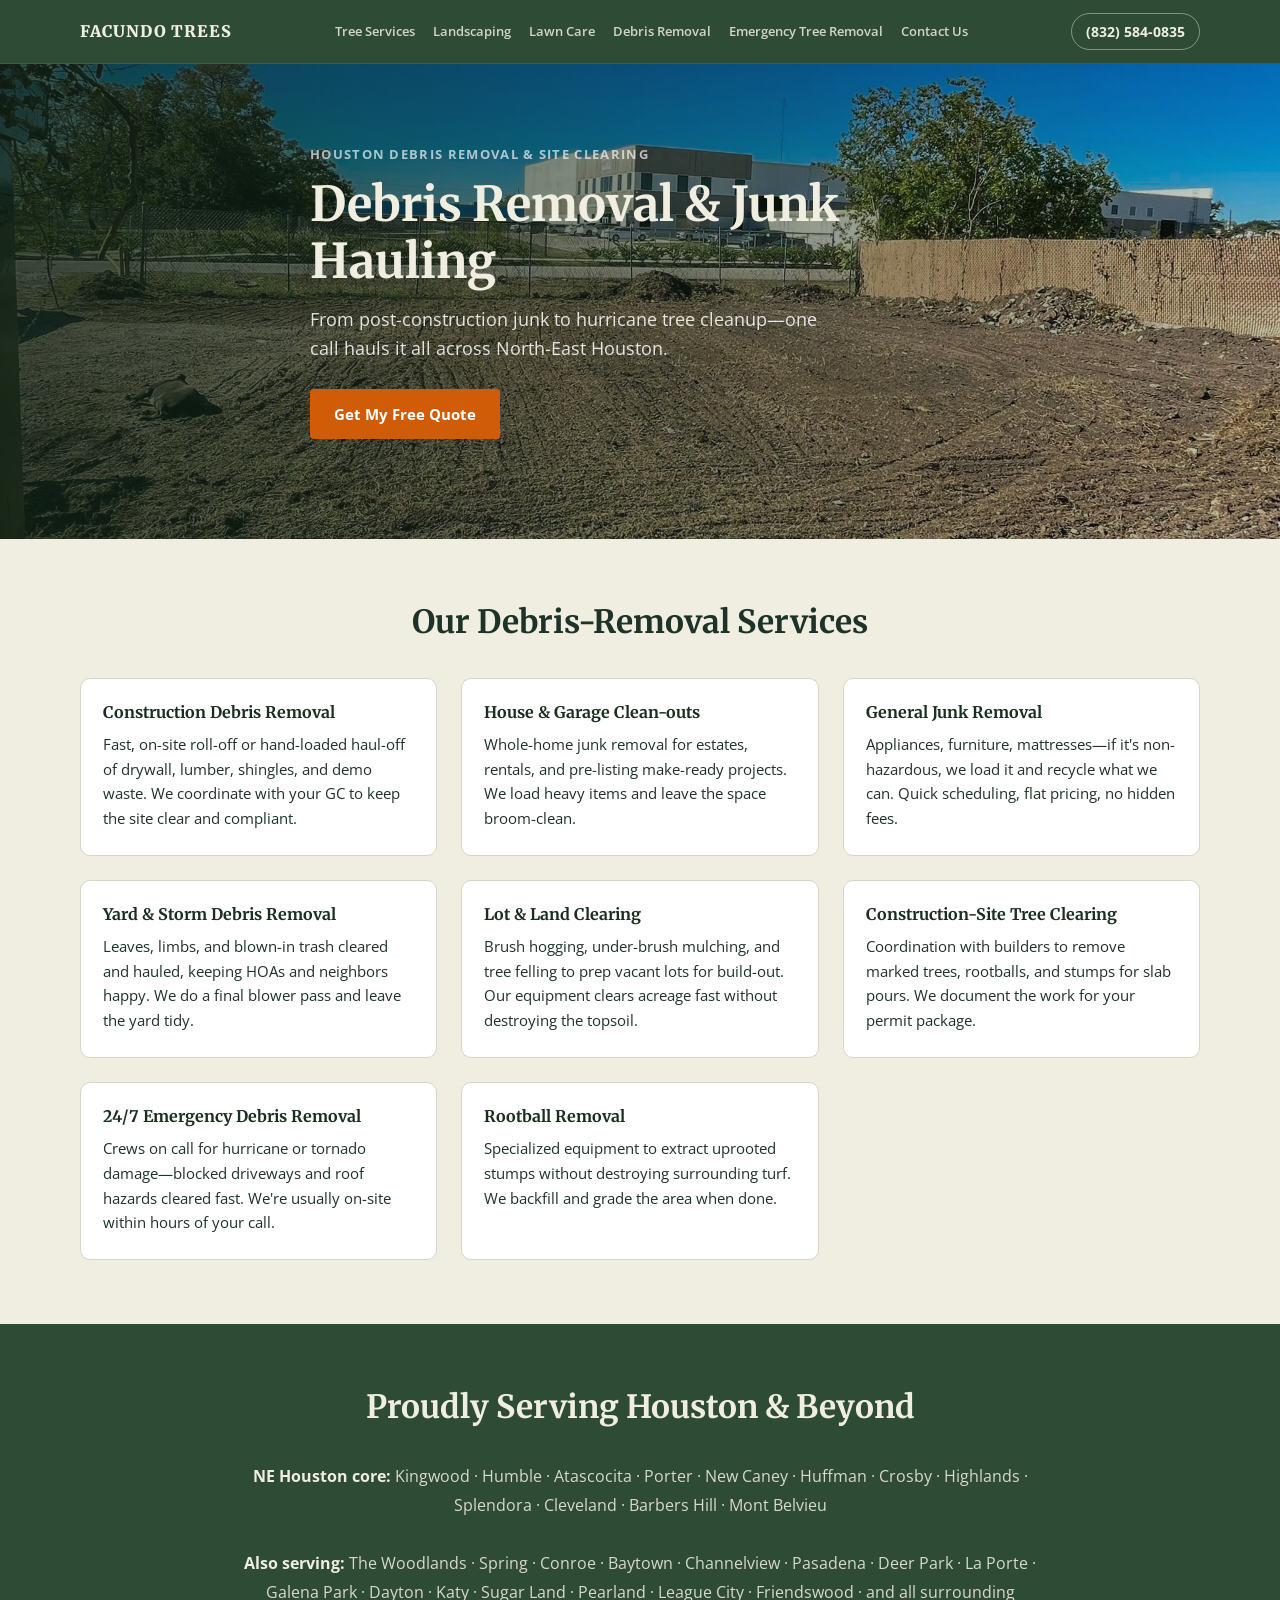
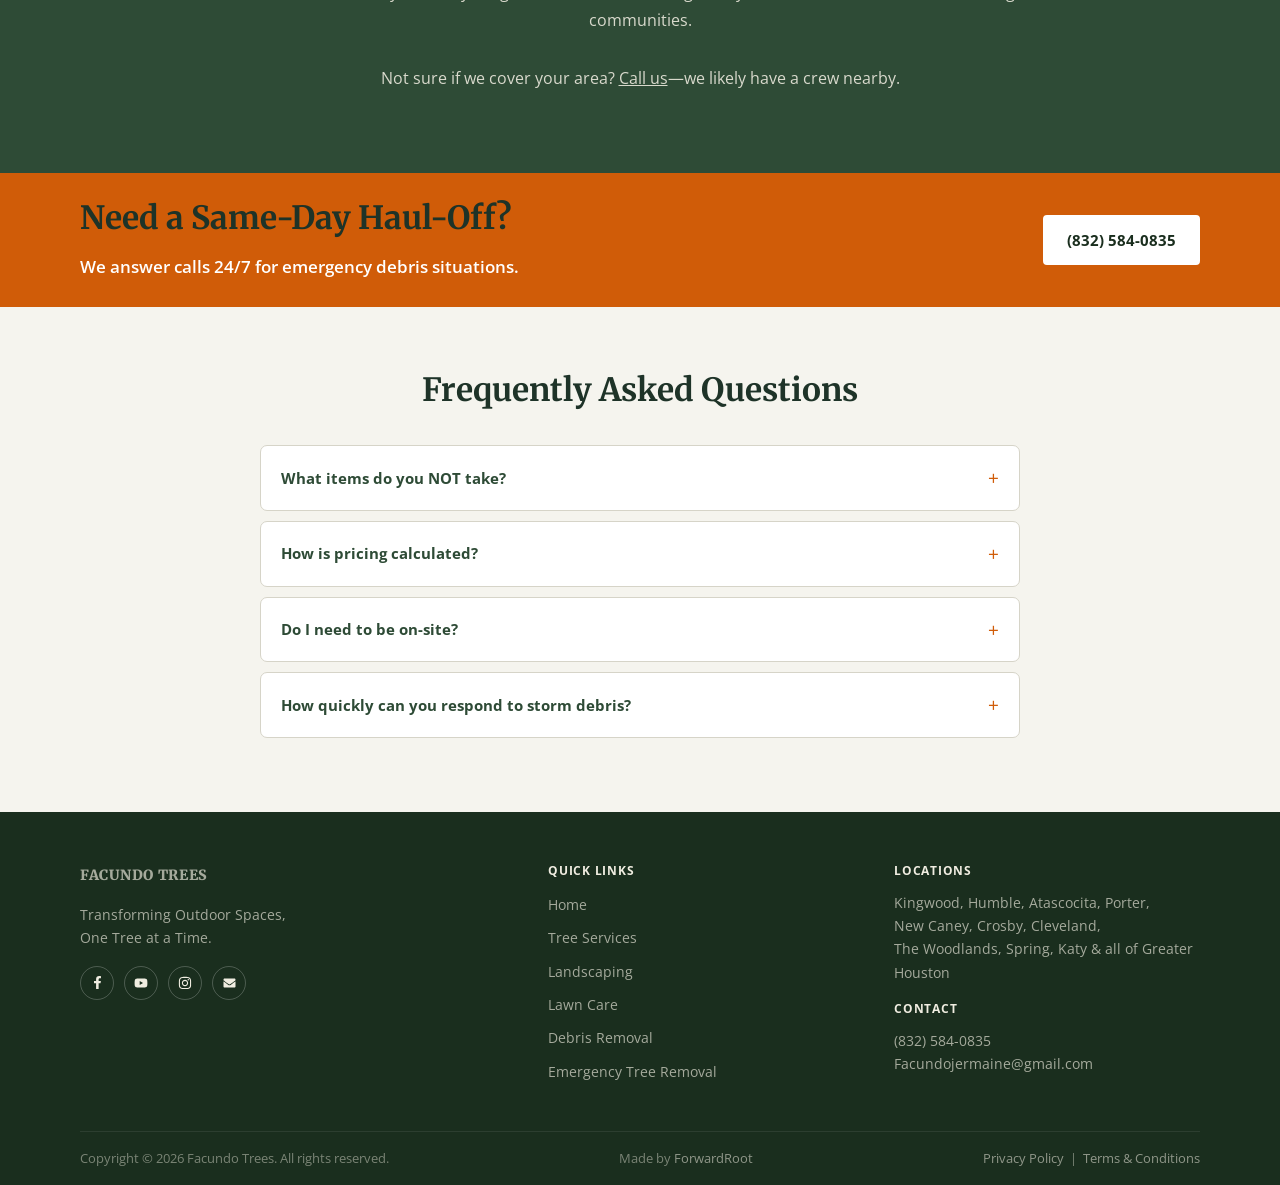
<file: debris-removal-service.html>
<!doctype html>
<html lang="en">
  <head>
    <meta charset="UTF-8" />
    <meta name="viewport" content="width=device-width, initial-scale=1.0" />
    <title>Debris Removal Kingwood & NE Houston TX | Junk Hauling, Lot Clearing & Site Cleanup – Facundo Trees</title>
    <meta name="description" content="Construction debris, junk removal, yard & storm debris cleanup, lot clearing & emergency 24/7 removal in Kingwood, Humble, Porter, New Caney & all NE Houston TX. One call hauls it all. Call (832) 584-0835." />
    <link rel="preconnect" href="https://fonts.googleapis.com" />
    <link rel="preconnect" href="https://fonts.gstatic.com" crossorigin />
    <link href="https://fonts.googleapis.com/css2?family=Merriweather:wght@400;700;900&family=Open+Sans:wght@400;600;700&display=swap" rel="stylesheet" />

    <link rel="stylesheet" href="styles.css" />
    <!-- SEO: canonical + robots -->
    <link rel="canonical" href="https://facundotrees.com/debris-removal-service" />
    <meta name="robots" content="index, follow" />

    <!-- Geo targeting -->
    <meta name="geo.region" content="US-TX" />
    <meta name="geo.placename" content="Houston, TX" />
    <meta name="geo.position" content="29.9902;-95.1774" />
    <ICBM content="29.9902, -95.1774" />

    <!-- Open Graph -->
    <meta property="og:type" content="website" />
    <meta property="og:site_name" content="Facundo Trees" />
    <meta property="og:title" content="Debris Removal Kingwood & NE Houston TX | Junk Hauling, Lot Clearing & Site Cleanup – Facundo Trees" />
    <meta property="og:description" content="Construction debris, junk removal, yard & storm debris cleanup, lot clearing & emergency 24/7 removal in Kingwood, Humble, Porter, New Caney & all NE Houston TX. One call hauls it all. Call (832) 584-0835." />
    <meta property="og:url" content="https://facundotrees.com/debris-removal-service" />
    <meta property="og:image" content="images/685f0ceda8f9d33920e05491.png" />
    <meta property="og:image:width" content="1200" />
    <meta property="og:image:height" content="630" />
    <meta property="og:image:type" content="image/jpeg" />
    <meta property="og:image:alt" content="Facundo Trees – Professional Tree Removal &amp; Cleanup in NE Houston TX" />
    <meta property="og:locale" content="en_US" />

    <!-- Twitter Card -->
    <meta name="twitter:card" content="summary_large_image" />
    <meta name="twitter:title" content="Debris Removal Kingwood & NE Houston TX | Junk Hauling, Lot Clearing & Site Cleanup – Facundo Trees" />
    <meta name="twitter:description" content="Construction debris, junk removal, yard & storm debris cleanup, lot clearing & emergency 24/7 removal in Kingwood, Humble, Porter, New Caney & all NE Houston TX. One call hauls it all. Call (832) 584-0835." />
    <meta name="twitter:image" content="images/685f0ceda8f9d33920e05491.png" />
  </head>
  <body>
    <header class="site-header" id="top">
      <div class="container nav-wrap">
        <a class="brand" href="index.html">FACUNDO TREES</a>
        <button class="hamburger" aria-label="Open menu">
          <span></span><span></span><span></span>
        </button>
        <nav>
          <a href="tree-services.html">Tree Services</a>
          <a href="landscaping.html">Landscaping</a>
          <a href="lawn-care-service.html">Lawn Care</a>
          <a href="debris-removal-service.html" aria-current="page">Debris Removal</a>
          <a href="emergency-tree-removal.html">Emergency Tree Removal</a>
          <a href="index.html#contact">Contact Us</a>
        </nav>
        <a class="phone" href="tel:+18325840835">(832) 584-0835</a>
      </div>
      <nav class="mobile-nav" id="mobile-nav">
        <a href="tree-services.html">Tree Services</a>
        <a href="landscaping.html">Landscaping</a>
        <a href="lawn-care-service.html">Lawn Care</a>
        <a href="debris-removal-service.html" aria-current="page">Debris Removal</a>
        <a href="emergency-tree-removal.html">Emergency Tree Removal</a>
        <a href="index.html#contact">Contact Us</a>
        <a href="tel:+18325840835" class="mobile-phone">(832) 584-0835</a>
      </nav>
    </header>
    <main>

      <!-- HERO -->
      <section class="hero hero--page" style="--page-hero-bg: url('images/6853169d2a85564b3bb49a13.jpeg');">
        <div class="container hero-content">
          <p class="eyebrow">Houston Debris Removal &amp; Site Clearing</p>
          <h1>Debris Removal &amp; Junk Hauling</h1>
          <p class="hero-sub">From post-construction junk to hurricane tree cleanup—one call hauls it all across North-East Houston.</p>
          <div class="hero-actions">
            <a class="btn-primary" href="tel:+18325840835">Get My Free Quote</a>
          </div>
        </div>
      </section>

      <!-- SERVICES GRID -->
      <section class="section">
        <div class="container">
          <h2 class="section-title">Our Debris-Removal Services</h2>
          <div class="services-grid">
            <div class="service-item">
              <h3>Construction Debris Removal</h3>
              <p>Fast, on-site roll-off or hand-loaded haul-off of drywall, lumber, shingles, and demo waste. We coordinate with your GC to keep the site clear and compliant.</p>
            </div>
            <div class="service-item">
              <h3>House &amp; Garage Clean-outs</h3>
              <p>Whole-home junk removal for estates, rentals, and pre-listing make-ready projects. We load heavy items and leave the space broom-clean.</p>
            </div>
            <div class="service-item">
              <h3>General Junk Removal</h3>
              <p>Appliances, furniture, mattresses—if it's non-hazardous, we load it and recycle what we can. Quick scheduling, flat pricing, no hidden fees.</p>
            </div>
            <div class="service-item">
              <h3>Yard &amp; Storm Debris Removal</h3>
              <p>Leaves, limbs, and blown-in trash cleared and hauled, keeping HOAs and neighbors happy. We do a final blower pass and leave the yard tidy.</p>
            </div>
            <div class="service-item">
              <h3>Lot &amp; Land Clearing</h3>
              <p>Brush hogging, under-brush mulching, and tree felling to prep vacant lots for build-out. Our equipment clears acreage fast without destroying the topsoil.</p>
            </div>
            <div class="service-item">
              <h3>Construction-Site Tree Clearing</h3>
              <p>Coordination with builders to remove marked trees, rootballs, and stumps for slab pours. We document the work for your permit package.</p>
            </div>
            <div class="service-item">
              <h3>24/7 Emergency Debris Removal</h3>
              <p>Crews on call for hurricane or tornado damage—blocked driveways and roof hazards cleared fast. We're usually on-site within hours of your call.</p>
            </div>
            <div class="service-item">
              <h3>Rootball Removal</h3>
              <p>Specialized equipment to extract uprooted stumps without destroying surrounding turf. We backfill and grade the area when done.</p>
            </div>
          </div>
        </div>
      </section>

      <!-- SERVICE AREA -->
      <section class="section bg-brand">
        <div class="container service-area-text">
          <h2 class="section-title light">Proudly Serving Houston &amp; Beyond</h2>
          <p><strong>NE Houston core:</strong> Kingwood &middot; Humble &middot; Atascocita &middot; Porter &middot; New Caney &middot; Huffman &middot; Crosby &middot; Highlands &middot; Splendora &middot; Cleveland &middot; Barbers Hill &middot; Mont Belvieu
          <br /><br />
          <strong>Also serving:</strong> The Woodlands &middot; Spring &middot; Conroe &middot; Baytown &middot; Channelview &middot; Pasadena &middot; Deer Park &middot; La Porte &middot; Galena Park &middot; Dayton &middot; Katy &middot; Sugar Land &middot;
          Pearland &middot; League City &middot; Friendswood &middot; and all surrounding communities.
          <br /><br />
          Not sure if we cover your area? <a href="tel:+18325840835">Call us</a>—we likely have a crew nearby.</p>
        </div>
      </section>

      <!-- CTA BANNER -->
      <section class="cta-banner">
        <div class="container cta-banner-inner">
          <div>
            <h2>Need a Same-Day Haul-Off?</h2>
            <p>We answer calls 24/7 for emergency debris situations.</p>
          </div>
          <a class="btn-white" href="tel:+18325840835">(832) 584-0835</a>
        </div>
      </section>

      <!-- FAQ -->
      <section class="section bg-muted">
        <div class="container">
          <h2 class="section-title">Frequently Asked Questions</h2>
          <div class="faq-wrap">
            <details class="faq-item">
              <summary>What items do you NOT take?</summary>
              <p>We can't haul hazardous waste, paints, or asbestos—but we'll refer you to a certified provider.</p>
            </details>
            <details class="faq-item">
              <summary>How is pricing calculated?</summary>
              <p>Most jobs are priced by truck volume or dumpster size; land-clearing bids are priced per acre. We give a fixed quote before any work begins.</p>
            </details>
            <details class="faq-item">
              <summary>Do I need to be on-site?</summary>
              <p>For non-emergency jobs, yes for the initial quote; no for haul-off day if access is arranged in advance.</p>
            </details>
            <details class="faq-item">
              <summary>How quickly can you respond to storm debris?</summary>
              <p>Our emergency crews are available 24/7 and can typically be on-site within a few hours for hazardous situations like roof damage or blocked driveways.</p>
            </details>
          </div>
        </div>
      </section>

    </main>
    <footer class="site-footer" id="contact">
      <div class="container footer-grid">
        <div class="footer-col footer-brand">
          <p class="footer-logo">FACUNDO TREES</p>
          <p>Transforming Outdoor Spaces,<br />One Tree at a Time.</p>
          <div class="social-links">
            <a href="https://www.facebook.com/facundotrees" target="_blank" rel="noopener" aria-label="Facebook"><svg xmlns="http://www.w3.org/2000/svg" viewBox="0 0 320 512" width="13" height="13" fill="currentColor" aria-hidden="true"><path d="M279.14 288l14.22-92.66h-88.91v-60.13c0-25.35 12.42-50.06 52.24-50.06h40.42V6.26S260.43 0 225.36 0c-73.22 0-121.08 44.38-121.08 124.72v70.62H22.89V288h81.39v224h100.17V288z"/></svg></a>
            <a href="https://youtube.com/@RogerFacundo" target="_blank" rel="noopener" aria-label="YouTube"><svg xmlns="http://www.w3.org/2000/svg" viewBox="0 0 576 512" width="16" height="12" fill="currentColor" aria-hidden="true"><path d="M549.655 124.083c-6.281-23.65-24.787-42.276-48.284-48.597C458.781 64 288 64 288 64S117.22 64 74.629 75.486c-23.497 6.322-42.003 24.947-48.284 48.597-11.412 42.867-11.412 132.305-11.412 132.305s0 89.438 11.412 132.305c6.281 23.65 24.787 41.5 48.284 47.821C117.22 448 288 448 288 448s170.78 0 213.371-11.486c23.497-6.321 42.003-24.171 48.284-47.821 11.412-42.867 11.412-132.305 11.412-132.305s0-89.438-11.412-132.305zm-317.51 213.508V175.185l142.739 81.205-142.739 81.201z"/></svg></a>
            <a href="https://instagram.com/facundotreesllc/" target="_blank" rel="noopener" aria-label="Instagram"><svg xmlns="http://www.w3.org/2000/svg" viewBox="0 0 448 512" width="14" height="14" fill="currentColor" aria-hidden="true"><path d="M224.1 141c-63.6 0-114.9 51.3-114.9 114.9s51.3 114.9 114.9 114.9S339 319.5 339 255.9 287.7 141 224.1 141zm0 189.6c-41.1 0-74.7-33.5-74.7-74.7s33.5-74.7 74.7-74.7 74.7 33.5 74.7 74.7-33.6 74.7-74.7 74.7zm146.4-194.3c0 14.9-12 26.8-26.8 26.8-14.9 0-26.8-12-26.8-26.8s12-26.8 26.8-26.8 26.8 12 26.8 26.8zm76.1 27.2c-1.7-35.9-9.9-67.7-36.2-93.9-26.2-26.2-58-34.4-93.9-36.2-37-2.1-147.9-2.1-184.9 0-35.8 1.7-67.6 9.9-93.9 36.1s-34.4 58-36.2 93.9c-2.1 37-2.1 147.9 0 184.9 1.7 35.9 9.9 67.7 36.2 93.9s58 34.4 93.9 36.2c37 2.1 147.9 2.1 184.9 0 35.9-1.7 67.7-9.9 93.9-36.2 26.2-26.2 34.4-58 36.2-93.9 2.1-37 2.1-147.8 0-184.8zM398.8 388c-7.8 19.6-22.9 34.7-42.6 42.6-29.5 11.7-99.5 9-132.1 9s-102.7 2.6-132.1-9c-19.6-7.8-34.7-22.9-42.6-42.6-11.7-29.5-9-99.5-9-132.1s-2.6-102.7 9-132.1c7.8-19.6 22.9-34.7 42.6-42.6 29.5-11.7 99.5-9 132.1-9s102.7-2.6 132.1 9c19.6 7.8 34.7 22.9 42.6 42.6 11.7 29.5 9 99.5 9 132.1s2.7 102.7-9 132.1z"/></svg></a>
            <a href="mailto:Roger@FacundoTrees.com" aria-label="Email"><svg xmlns="http://www.w3.org/2000/svg" viewBox="0 0 512 512" width="15" height="12" fill="currentColor" aria-hidden="true"><path d="M502.3 190.8c3.9-3.1 9.7-.2 9.7 4.7V400c0 26.5-21.5 48-48 48H48c-26.5 0-48-21.5-48-48V195.6c0-5 5.7-7.8 9.7-4.7 22.4 17.4 52.1 39.5 154.1 113.6 21.1 15.4 56.7 47.8 92.2 47.6 35.7.3 72-32.8 92.3-47.6 102-74.1 131.6-96.3 154-113.7zM256 320c23.2.4 56.6-29.2 73.4-41.4 132.7-96.3 142.8-104.7 173.4-128.7 5.8-4.5 9.2-11.5 9.2-18.9v-19c0-26.5-21.5-48-48-48H48C21.5 64 0 85.5 0 112v19c0 7.4 3.4 14.3 9.2 18.9 30.6 23.9 40.7 32.4 173.4 128.7 16.8 12.2 50.2 41.8 73.4 41.4z"/></svg></a>
          </div>
        </div>
        <div class="footer-col">
          <h4>Quick Links</h4>
          <ul>
            <li><a href="index.html">Home</a></li>
            <li><a href="tree-services.html">Tree Services</a></li>
            <li><a href="landscaping.html">Landscaping</a></li>
            <li><a href="lawn-care-service.html">Lawn Care</a></li>
            <li><a href="debris-removal-service.html">Debris Removal</a></li>
            <li><a href="emergency-tree-removal.html">Emergency Tree Removal</a></li>
          </ul>
        </div>
        <div class="footer-col">
          <h4>Locations</h4>
          <p>Kingwood, Humble, Atascocita, Porter,<br />New Caney, Crosby, Cleveland,<br />The Woodlands, Spring, Katy &amp; all of Greater Houston</p>
          <h4 style="margin-top:18px">Contact</h4>
          <p>
            <a href="tel:+18325840835">(832) 584-0835</a><br />
            <a href="mailto:Facundojermaine@gmail.com">Facundojermaine@gmail.com</a>
          </p>
        </div>
      </div>
      <div class="footer-bottom">
        <div class="container footer-bottom-inner">
          <p>Copyright &copy; 2026 Facundo Trees. All rights reserved.</p>
          <p>Made by <a href="https://forwardroot.com" target="_blank" rel="noopener">ForwardRoot</a></p>
          <p><a href="privacy.html">Privacy Policy</a> &nbsp;|&nbsp; <a href="terms.html">Terms &amp; Conditions</a></p>
        </div>
      </div>
    </footer>

  <script type="application/ld+json">
  [  {
    "@context": "https://schema.org",
    "@type": "Service",
    "name": "Debris Removal & Site Clearing",
    "description": "Construction debris, junk removal, yard and storm debris cleanup, lot and land clearing, and emergency 24/7 removal in Houston TX.",
    "url": "https://facundotrees.com/debris-removal-service",
    "image": "images/6853169d2a85564b3bb49a13.jpeg",
    "provider": {"@id": "https://facundotrees.com/#business"},
    "areaServed": {"@type": "State", "name": "Texas"},
    "serviceType": "Debris Removal & Site Clearing",
    "hoursAvailable": {"@type": "OpeningHoursSpecification", "dayOfWeek": ["Monday","Tuesday","Wednesday","Thursday","Friday","Saturday","Sunday"], "opens": "00:00", "closes": "23:59"}
  },
  {
    "@context": "https://schema.org",
    "@type": "BreadcrumbList",
    "itemListElement": [
    {
      "@type": "ListItem",
      "position": 1,
      "name": "Home",
      "item": "https://facundotrees.com/"
    },
    {
      "@type": "ListItem",
      "position": 2,
      "name": "Debris Removal",
      "item": "https://facundotrees.com/debris-removal-service"
    }
  ]
  },
  {
    "@context": "https://schema.org",
    "@type": "FAQPage",
    "mainEntity": [
    {
      "@type": "Question",
      "name": "What items do you not take?",
      "acceptedAnswer": {"@type": "Answer", "text": "We cannot haul hazardous waste, paints, or asbestos — but we will refer you to a certified provider."}
    },
    {
      "@type": "Question",
      "name": "How is debris removal pricing calculated?",
      "acceptedAnswer": {"@type": "Answer", "text": "Most jobs are priced by truck volume or dumpster size. Land-clearing bids are priced per acre. We give a fixed quote before any work begins."}
    },
    {
      "@type": "Question",
      "name": "Do I need to be on-site for debris removal?",
      "acceptedAnswer": {"@type": "Answer", "text": "For non-emergency jobs, yes for the initial quote. For haul-off day, no if access is arranged in advance."}
    },
    {
      "@type": "Question",
      "name": "How quickly can you respond to storm debris?",
      "acceptedAnswer": {"@type": "Answer", "text": "Our emergency crews are available 24/7 and can typically be on-site within a few hours for hazardous situations like roof damage or blocked driveways."}
    }
  ]
  }]
  </script>

      <script src="main.js" defer></script>
</body>
</html>
</file>
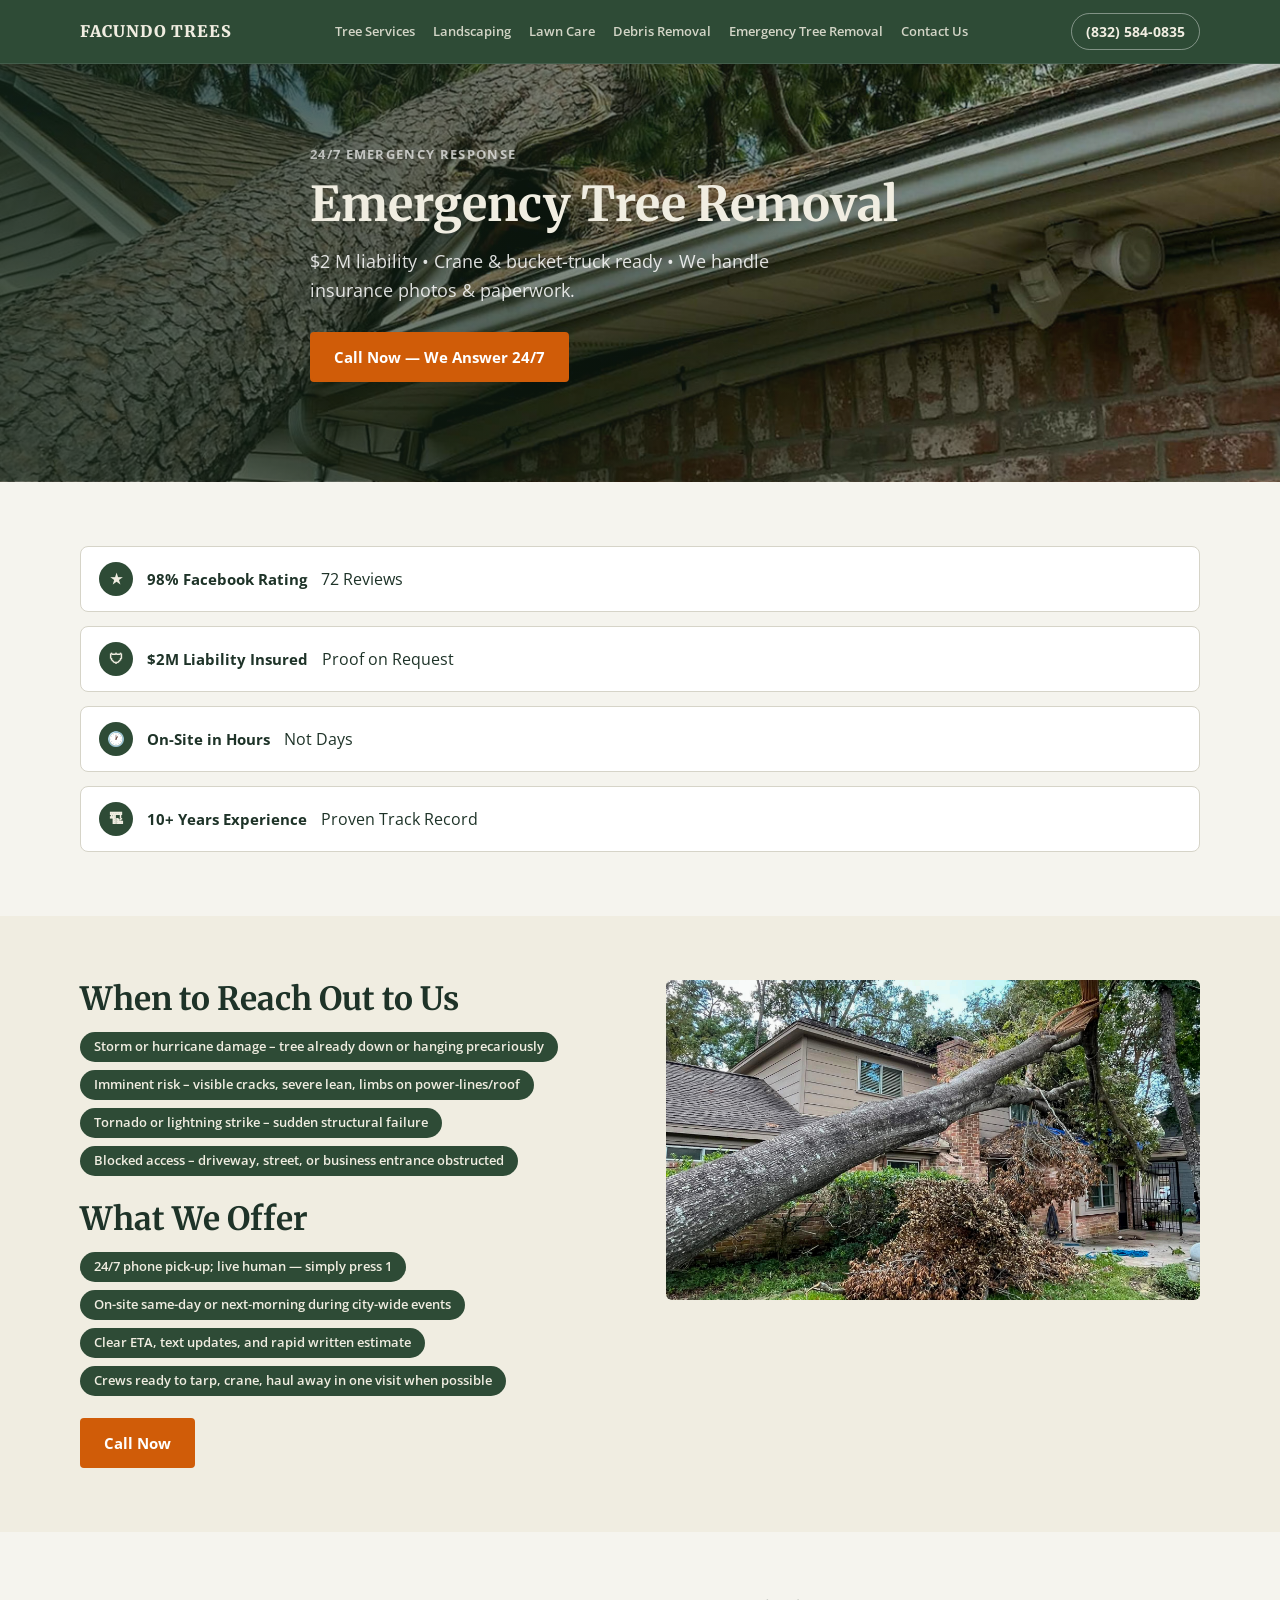
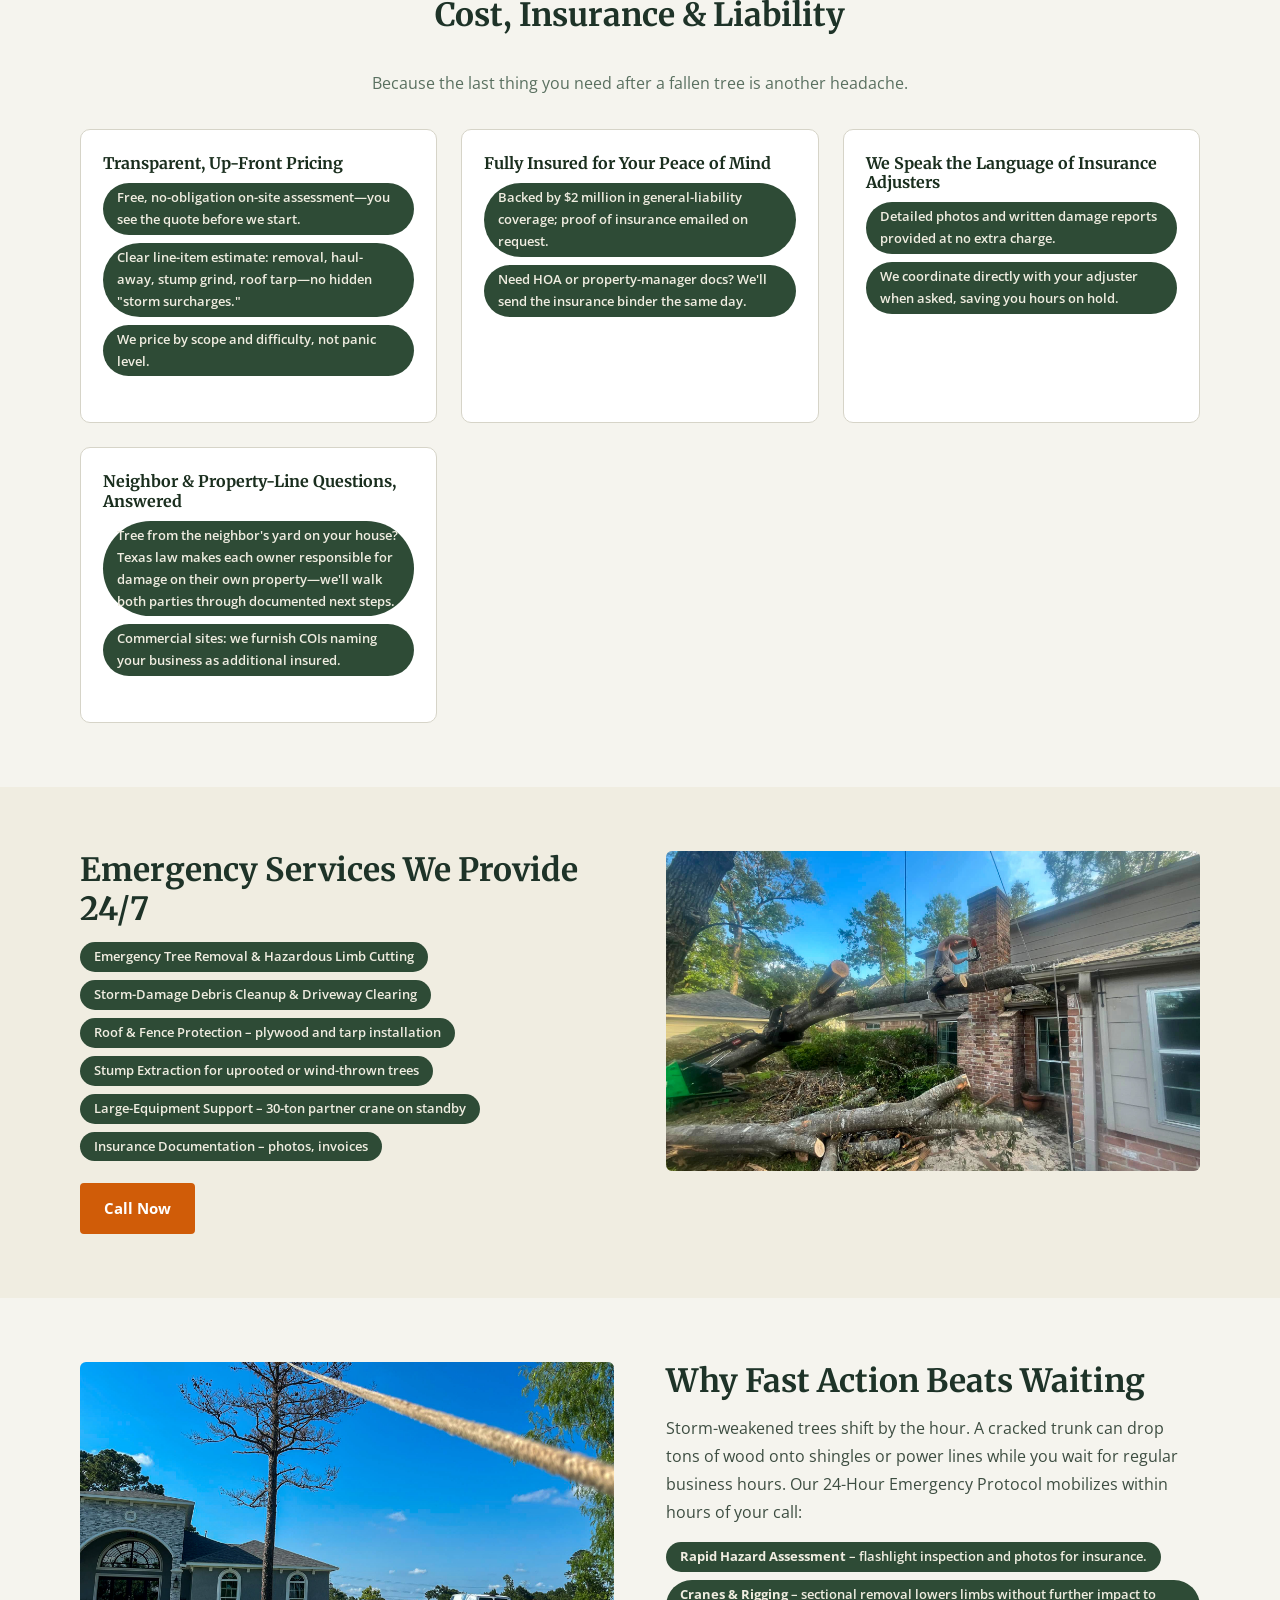
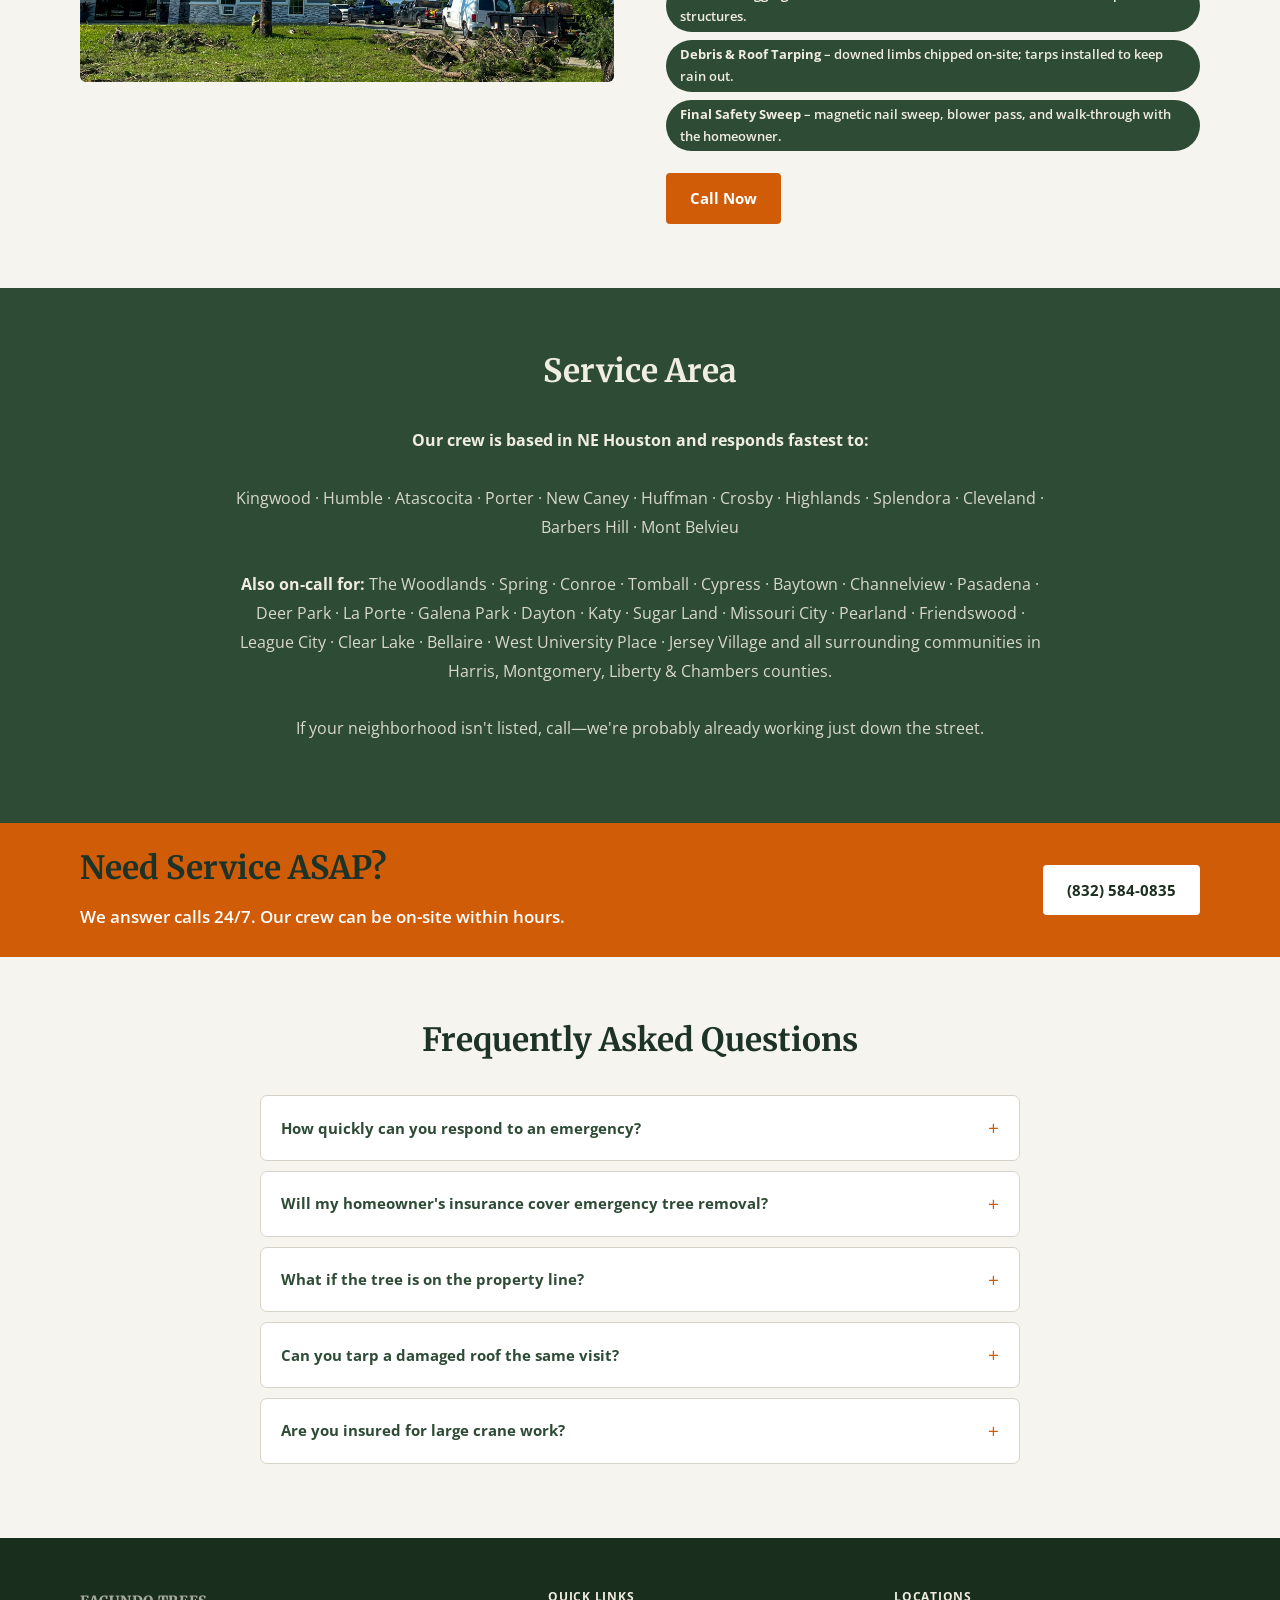
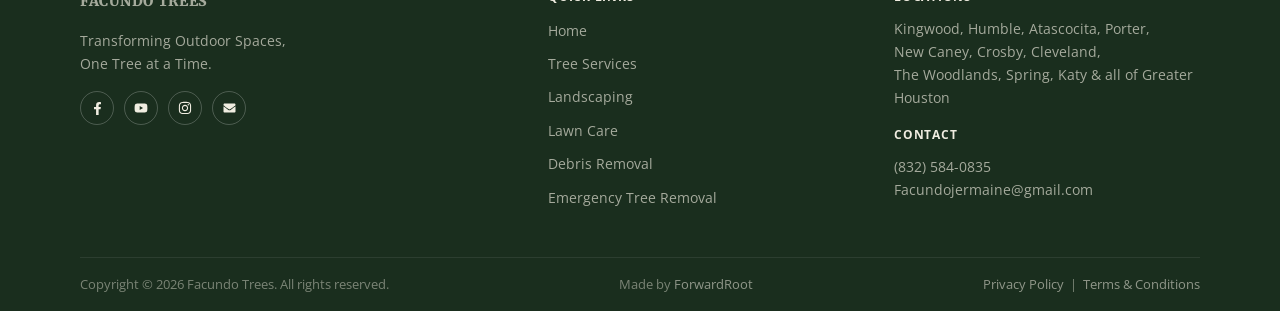
<file: emergency-tree-removal.html>
<!doctype html>
<html lang="en">
  <head>
    <meta charset="UTF-8" />
    <meta name="viewport" content="width=device-width, initial-scale=1.0" />
    <title>Emergency Tree Removal Kingwood, Humble & NE Houston TX | 24/7 Storm Damage Cleanup – Facundo Trees</title>
    <meta name="description" content="24/7 emergency tree removal in Kingwood, Humble, Porter, New Caney, Atascocita & all NE Houston TX. On-site within hours. $2M insured, crane & bucket-truck ready. We handle insurance photos & paperwork. Call (832) 584-0835." />
    <link rel="preconnect" href="https://fonts.googleapis.com" />
    <link rel="preconnect" href="https://fonts.gstatic.com" crossorigin />
    <link href="https://fonts.googleapis.com/css2?family=Merriweather:wght@400;700;900&family=Open+Sans:wght@400;600;700&display=swap" rel="stylesheet" />

    <link rel="stylesheet" href="styles.css" />
    <!-- SEO: canonical + robots -->
    <link rel="canonical" href="https://facundotrees.com/emergency-tree-removal" />
    <meta name="robots" content="index, follow" />

    <!-- Geo targeting -->
    <meta name="geo.region" content="US-TX" />
    <meta name="geo.placename" content="Houston, TX" />
    <meta name="geo.position" content="29.9902;-95.1774" />
    <ICBM content="29.9902, -95.1774" />

    <!-- Open Graph -->
    <meta property="og:type" content="website" />
    <meta property="og:site_name" content="Facundo Trees" />
    <meta property="og:title" content="Emergency Tree Removal Kingwood, Humble & NE Houston TX | 24/7 Storm Damage Cleanup – Facundo Trees" />
    <meta property="og:description" content="24/7 emergency tree removal in Kingwood, Humble, Porter, New Caney, Atascocita & all NE Houston TX. On-site within hours. $2M insured, crane & bucket-truck ready. We handle insurance photos & paperwork. Call (832) 584-0835." />
    <meta property="og:url" content="https://facundotrees.com/emergency-tree-removal" />
    <meta property="og:image" content="images/685f0ceda8f9d33920e05491.png" />
    <meta property="og:image:width" content="1200" />
    <meta property="og:image:height" content="630" />
    <meta property="og:image:type" content="image/jpeg" />
    <meta property="og:image:alt" content="Facundo Trees – Professional Tree Removal &amp; Cleanup in NE Houston TX" />
    <meta property="og:locale" content="en_US" />

    <!-- Twitter Card -->
    <meta name="twitter:card" content="summary_large_image" />
    <meta name="twitter:title" content="Emergency Tree Removal Kingwood, Humble & NE Houston TX | 24/7 Storm Damage Cleanup – Facundo Trees" />
    <meta name="twitter:description" content="24/7 emergency tree removal in Kingwood, Humble, Porter, New Caney, Atascocita & all NE Houston TX. On-site within hours. $2M insured, crane & bucket-truck ready. We handle insurance photos & paperwork. Call (832) 584-0835." />
    <meta name="twitter:image" content="images/685f0ceda8f9d33920e05491.png" />
  </head>
  <body>
    <header class="site-header" id="top">
      <div class="container nav-wrap">
        <a class="brand" href="index.html">FACUNDO TREES</a>
        <button class="hamburger" aria-label="Open menu">
          <span></span><span></span><span></span>
        </button>
        <nav>
          <a href="tree-services.html">Tree Services</a>
          <a href="landscaping.html">Landscaping</a>
          <a href="lawn-care-service.html">Lawn Care</a>
          <a href="debris-removal-service.html">Debris Removal</a>
          <a href="emergency-tree-removal.html" aria-current="page">Emergency Tree Removal</a>
          <a href="index.html#contact">Contact Us</a>
        </nav>
        <a class="phone" href="tel:+18325840835">(832) 584-0835</a>
      </div>
      <nav class="mobile-nav" id="mobile-nav">
        <a href="tree-services.html">Tree Services</a>
        <a href="landscaping.html">Landscaping</a>
        <a href="lawn-care-service.html">Lawn Care</a>
        <a href="debris-removal-service.html">Debris Removal</a>
        <a href="emergency-tree-removal.html" aria-current="page">Emergency Tree Removal</a>
        <a href="index.html#contact">Contact Us</a>
        <a href="tel:+18325840835" class="mobile-phone">(832) 584-0835</a>
      </nav>
    </header>
    <main>

      <!-- HERO -->
      <section class="hero hero--page" style="--page-hero-bg: url('images/68531a69fdd9357958977a64.jpeg');">
        <div class="container hero-content">
          <p class="eyebrow">24/7 Emergency Response</p>
          <h1>Emergency Tree Removal</h1>
          <p class="hero-sub">$2&nbsp;M liability &bull; Crane &amp; bucket-truck ready &bull; We handle insurance photos &amp; paperwork.</p>
          <div class="hero-actions">
            <a class="btn-primary" href="tel:+18325840835">Call Now — We Answer 24/7</a>
          </div>
        </div>
      </section>

      <!-- TRUST BADGES -->
      <section class="section bg-muted">
        <div class="container">
          <div class="trust-badges">
            <div class="badge">
              <span class="badge-icon">&#9733;</span>
              <strong><span data-count="98" data-suffix="%">98%</span> Facebook Rating</strong>
              <span>72 Reviews</span>
            </div>
            <div class="badge">
              <span class="badge-icon">&#128737;</span>
              <strong>$2M Liability Insured</strong>
              <span>Proof on Request</span>
            </div>
            <div class="badge">
              <span class="badge-icon">&#128336;</span>
              <strong>On-Site in Hours</strong>
              <span>Not Days</span>
            </div>
            <div class="badge">
              <span class="badge-icon">&#127959;</span>
              <strong><span data-count="10" data-suffix="+">10+</span> Years Experience</strong>
              <span>Proven Track Record</span>
            </div>
          </div>
        </div>
      </section>

      <!-- WHEN TO CALL + WHAT WE OFFER -->
      <section class="section">
        <div class="container detail-grid">
          <div class="detail-text">
            <h2>When to Reach Out to Us</h2>
            <ul class="service-list">
              <li>Storm or hurricane damage – tree already down or hanging precariously</li>
              <li>Imminent risk – visible cracks, severe lean, limbs on power-lines/roof</li>
              <li>Tornado or lightning strike – sudden structural failure</li>
              <li>Blocked access – driveway, street, or business entrance obstructed</li>
            </ul>
            <h2 style="margin-top:1.5rem">What We Offer</h2>
            <ul class="service-list">
              <li>24/7 phone pick-up; live human — simply press 1</li>
              <li>On-site same-day or next-morning during city-wide events</li>
              <li>Clear ETA, text updates, and rapid written estimate</li>
              <li>Crews ready to tarp, crane, haul away in one visit when possible</li>
            </ul>
            <a class="btn-primary" href="tel:+18325840835">Call Now</a>
          </div>
          <div class="detail-images">
            <img src="images/6853293c18ed259df1d825ee.jpeg" alt="Tree fallen on house after a storm" loading="lazy">
          </div>
        </div>
      </section>

      <!-- COST & INSURANCE -->
      <section class="section bg-muted">
        <div class="container">
          <h2 class="section-title">Cost, Insurance &amp; Liability</h2>
          <p style="text-align:center;margin-bottom:2rem;color:var(--text-muted)">Because the last thing you need after a fallen tree is another headache.</p>
          <div class="services-grid">
            <div class="service-item">
              <h3>Transparent, Up-Front Pricing</h3>
              <ul class="service-list">
                <li>Free, no-obligation on-site assessment—you see the quote before we start.</li>
                <li>Clear line-item estimate: removal, haul-away, stump grind, roof tarp—no hidden "storm surcharges."</li>
                <li>We price by scope and difficulty, not panic level.</li>
              </ul>
            </div>
            <div class="service-item">
              <h3>Fully Insured for Your Peace of Mind</h3>
              <ul class="service-list">
                <li>Backed by $2 million in general-liability coverage; proof of insurance emailed on request.</li>
                <li>Need HOA or property-manager docs? We'll send the insurance binder the same day.</li>
              </ul>
            </div>
            <div class="service-item">
              <h3>We Speak the Language of Insurance Adjusters</h3>
              <ul class="service-list">
                <li>Detailed photos and written damage reports provided at no extra charge.</li>
                <li>We coordinate directly with your adjuster when asked, saving you hours on hold.</li>
              </ul>
            </div>
            <div class="service-item">
              <h3>Neighbor &amp; Property-Line Questions, Answered</h3>
              <ul class="service-list">
                <li>Tree from the neighbor's yard on your house? Texas law makes each owner responsible for damage on their own property—we'll walk both parties through documented next steps.</li>
                <li>Commercial sites: we furnish COIs naming your business as additional insured.</li>
              </ul>
            </div>
          </div>
        </div>
      </section>

      <!-- EMERGENCY SERVICES + BEFORE/AFTER -->
      <section class="section">
        <div class="container detail-grid">
          <div class="detail-text">
            <h2>Emergency Services We Provide 24/7</h2>
            <ul class="service-list">
              <li>Emergency Tree Removal &amp; Hazardous Limb Cutting</li>
              <li>Storm-Damage Debris Cleanup &amp; Driveway Clearing</li>
              <li>Roof &amp; Fence Protection – plywood and tarp installation</li>
              <li>Stump Extraction for uprooted or wind-thrown trees</li>
              <li>Large-Equipment Support – 30-ton partner crane on standby</li>
              <li>Insurance Documentation – photos, invoices</li>
            </ul>
            <a class="btn-primary" href="tel:+18325840835">Call Now</a>
          </div>
          <div class="detail-images">
            <img src="images/685329433b09c7bed9a79106.jpeg" alt="Fallen tree carefully removed from house" loading="lazy">
          </div>
        </div>
      </section>

      <!-- PROTOCOL -->
      <section class="section bg-muted">
        <div class="container detail-grid detail-grid--reverse">
          <div class="detail-images">
            <img src="images/68531587f5ca15194756230e.jpeg" alt="Tree crew with professional equipment" loading="lazy">
          </div>
          <div class="detail-text">
            <h2>Why Fast Action Beats Waiting</h2>
            <p>Storm-weakened trees shift by the hour. A cracked trunk can drop tons of wood onto shingles or power lines while you wait for regular business hours. Our 24-Hour Emergency Protocol mobilizes within hours of your call:</p>
            <ul class="service-list">
              <li><strong>Rapid Hazard Assessment</strong> – flashlight inspection and photos for insurance.</li>
              <li><strong>Cranes &amp; Rigging</strong> – sectional removal lowers limbs without further impact to structures.</li>
              <li><strong>Debris &amp; Roof Tarping</strong> – downed limbs chipped on-site; tarps installed to keep rain out.</li>
              <li><strong>Final Safety Sweep</strong> – magnetic nail sweep, blower pass, and walk-through with the homeowner.</li>
            </ul>
            <a class="btn-primary" href="tel:+18325840835">Call Now</a>
          </div>
        </div>
      </section>

      <!-- SERVICE AREA -->
      <section class="section bg-brand">
        <div class="container service-area-text">
          <h2 class="section-title light">Service Area</h2>
          <p><strong>Our crew is based in NE Houston and responds fastest to:</strong>
          <br /><br />
          Kingwood &middot; Humble &middot; Atascocita &middot; Porter &middot; New Caney &middot; Huffman &middot; Crosby &middot; Highlands &middot; Splendora &middot; Cleveland &middot; Barbers Hill &middot; Mont Belvieu
          <br /><br />
          <strong>Also on-call for:</strong> The Woodlands &middot; Spring &middot; Conroe &middot; Tomball &middot; Cypress &middot; Baytown &middot; Channelview &middot; Pasadena &middot; Deer Park &middot; La Porte &middot; Galena Park &middot; Dayton &middot;
          Katy &middot; Sugar Land &middot; Missouri City &middot; Pearland &middot; Friendswood &middot; League City &middot; Clear Lake &middot; Bellaire &middot; West University Place &middot; Jersey Village
          and all surrounding communities in Harris, Montgomery, Liberty &amp; Chambers counties.
          <br /><br />
          If your neighborhood isn't listed, call—we're probably already working just down the street.</p>
        </div>
      </section>

      <!-- CTA BANNER -->
      <section class="cta-banner">
        <div class="container cta-banner-inner">
          <div>
            <h2>Need Service ASAP?</h2>
            <p>We answer calls 24/7. Our crew can be on-site within hours.</p>
          </div>
          <a class="btn-white" href="tel:+18325840835">(832) 584-0835</a>
        </div>
      </section>

      <!-- FAQ -->
      <section class="section bg-muted">
        <div class="container">
          <h2 class="section-title">Frequently Asked Questions</h2>
          <div class="faq-wrap">
            <details class="faq-item">
              <summary>How quickly can you respond to an emergency?</summary>
              <p>We answer calls around the clock. During single-home emergencies, crews are typically on-site within hours. During city-wide storm events we triage by severity and give you a clear ETA.</p>
            </details>
            <details class="faq-item">
              <summary>Will my homeowner's insurance cover emergency tree removal?</summary>
              <p>Coverage varies by policy. Typically, if the tree damages a covered structure, removal costs are partially covered. We provide detailed photos, invoices, and written reports to support your claim.</p>
            </details>
            <details class="faq-item">
              <summary>What if the tree is on the property line?</summary>
              <p>Texas law generally makes each property owner responsible for damage on their own side. We walk both parties through fair, documented next steps to avoid disputes.</p>
            </details>
            <details class="faq-item">
              <summary>Can you tarp a damaged roof the same visit?</summary>
              <p>Yes. We carry tarps and plywood and can install temporary roof protection immediately after clearing the tree, keeping rain out until professional roofers arrive.</p>
            </details>
            <details class="faq-item">
              <summary>Are you insured for large crane work?</summary>
              <p>Absolutely. We carry $2 million in general liability and have a state-licensed crane operator on every large removal. Proof of coverage is emailed on request.</p>
            </details>
          </div>
        </div>
      </section>

    </main>
    <footer class="site-footer" id="contact">
      <div class="container footer-grid">
        <div class="footer-col footer-brand">
          <p class="footer-logo">FACUNDO TREES</p>
          <p>Transforming Outdoor Spaces,<br />One Tree at a Time.</p>
          <div class="social-links">
            <a href="https://www.facebook.com/facundotrees" target="_blank" rel="noopener" aria-label="Facebook"><svg xmlns="http://www.w3.org/2000/svg" viewBox="0 0 320 512" width="13" height="13" fill="currentColor" aria-hidden="true"><path d="M279.14 288l14.22-92.66h-88.91v-60.13c0-25.35 12.42-50.06 52.24-50.06h40.42V6.26S260.43 0 225.36 0c-73.22 0-121.08 44.38-121.08 124.72v70.62H22.89V288h81.39v224h100.17V288z"/></svg></a>
            <a href="https://youtube.com/@RogerFacundo" target="_blank" rel="noopener" aria-label="YouTube"><svg xmlns="http://www.w3.org/2000/svg" viewBox="0 0 576 512" width="16" height="12" fill="currentColor" aria-hidden="true"><path d="M549.655 124.083c-6.281-23.65-24.787-42.276-48.284-48.597C458.781 64 288 64 288 64S117.22 64 74.629 75.486c-23.497 6.322-42.003 24.947-48.284 48.597-11.412 42.867-11.412 132.305-11.412 132.305s0 89.438 11.412 132.305c6.281 23.65 24.787 41.5 48.284 47.821C117.22 448 288 448 288 448s170.78 0 213.371-11.486c23.497-6.321 42.003-24.171 48.284-47.821 11.412-42.867 11.412-132.305 11.412-132.305s0-89.438-11.412-132.305zm-317.51 213.508V175.185l142.739 81.205-142.739 81.201z"/></svg></a>
            <a href="https://instagram.com/facundotreesllc/" target="_blank" rel="noopener" aria-label="Instagram"><svg xmlns="http://www.w3.org/2000/svg" viewBox="0 0 448 512" width="14" height="14" fill="currentColor" aria-hidden="true"><path d="M224.1 141c-63.6 0-114.9 51.3-114.9 114.9s51.3 114.9 114.9 114.9S339 319.5 339 255.9 287.7 141 224.1 141zm0 189.6c-41.1 0-74.7-33.5-74.7-74.7s33.5-74.7 74.7-74.7 74.7 33.5 74.7 74.7-33.6 74.7-74.7 74.7zm146.4-194.3c0 14.9-12 26.8-26.8 26.8-14.9 0-26.8-12-26.8-26.8s12-26.8 26.8-26.8 26.8 12 26.8 26.8zm76.1 27.2c-1.7-35.9-9.9-67.7-36.2-93.9-26.2-26.2-58-34.4-93.9-36.2-37-2.1-147.9-2.1-184.9 0-35.8 1.7-67.6 9.9-93.9 36.1s-34.4 58-36.2 93.9c-2.1 37-2.1 147.9 0 184.9 1.7 35.9 9.9 67.7 36.2 93.9s58 34.4 93.9 36.2c37 2.1 147.9 2.1 184.9 0 35.9-1.7 67.7-9.9 93.9-36.2 26.2-26.2 34.4-58 36.2-93.9 2.1-37 2.1-147.8 0-184.8zM398.8 388c-7.8 19.6-22.9 34.7-42.6 42.6-29.5 11.7-99.5 9-132.1 9s-102.7 2.6-132.1-9c-19.6-7.8-34.7-22.9-42.6-42.6-11.7-29.5-9-99.5-9-132.1s-2.6-102.7 9-132.1c7.8-19.6 22.9-34.7 42.6-42.6 29.5-11.7 99.5-9 132.1-9s102.7-2.6 132.1 9c19.6 7.8 34.7 22.9 42.6 42.6 11.7 29.5 9 99.5 9 132.1s2.7 102.7-9 132.1z"/></svg></a>
            <a href="mailto:Roger@FacundoTrees.com" aria-label="Email"><svg xmlns="http://www.w3.org/2000/svg" viewBox="0 0 512 512" width="15" height="12" fill="currentColor" aria-hidden="true"><path d="M502.3 190.8c3.9-3.1 9.7-.2 9.7 4.7V400c0 26.5-21.5 48-48 48H48c-26.5 0-48-21.5-48-48V195.6c0-5 5.7-7.8 9.7-4.7 22.4 17.4 52.1 39.5 154.1 113.6 21.1 15.4 56.7 47.8 92.2 47.6 35.7.3 72-32.8 92.3-47.6 102-74.1 131.6-96.3 154-113.7zM256 320c23.2.4 56.6-29.2 73.4-41.4 132.7-96.3 142.8-104.7 173.4-128.7 5.8-4.5 9.2-11.5 9.2-18.9v-19c0-26.5-21.5-48-48-48H48C21.5 64 0 85.5 0 112v19c0 7.4 3.4 14.3 9.2 18.9 30.6 23.9 40.7 32.4 173.4 128.7 16.8 12.2 50.2 41.8 73.4 41.4z"/></svg></a>
          </div>
        </div>
        <div class="footer-col">
          <h4>Quick Links</h4>
          <ul>
            <li><a href="index.html">Home</a></li>
            <li><a href="tree-services.html">Tree Services</a></li>
            <li><a href="landscaping.html">Landscaping</a></li>
            <li><a href="lawn-care-service.html">Lawn Care</a></li>
            <li><a href="debris-removal-service.html">Debris Removal</a></li>
            <li><a href="emergency-tree-removal.html">Emergency Tree Removal</a></li>
          </ul>
        </div>
        <div class="footer-col">
          <h4>Locations</h4>
          <p>Kingwood, Humble, Atascocita, Porter,<br />New Caney, Crosby, Cleveland,<br />The Woodlands, Spring, Katy &amp; all of Greater Houston</p>
          <h4 style="margin-top:18px">Contact</h4>
          <p>
            <a href="tel:+18325840835">(832) 584-0835</a><br />
            <a href="mailto:Facundojermaine@gmail.com">Facundojermaine@gmail.com</a>
          </p>
        </div>
      </div>
      <div class="footer-bottom">
        <div class="container footer-bottom-inner">
          <p>Copyright &copy; 2026 Facundo Trees. All rights reserved.</p>
          <p>Made by <a href="https://forwardroot.com" target="_blank" rel="noopener">ForwardRoot</a></p>
          <p><a href="privacy.html">Privacy Policy</a> &nbsp;|&nbsp; <a href="terms.html">Terms &amp; Conditions</a></p>
        </div>
      </div>
    </footer>

  <script type="application/ld+json">
  [  {
    "@context": "https://schema.org",
    "@type": "Service",
    "name": "24/7 Emergency Tree Removal",
    "description": "24/7 emergency tree removal in Houston TX. On-site within hours, $2M insured, crane and bucket-truck ready. Hurricane and storm damage cleared fast. We handle insurance photos and paperwork.",
    "url": "https://facundotrees.com/emergency-tree-removal",
    "image": "images/68531a69fdd9357958977a64.jpeg",
    "provider": {"@id": "https://facundotrees.com/#business"},
    "areaServed": {"@type": "State", "name": "Texas"},
    "serviceType": "24/7 Emergency Tree Removal",
    "hoursAvailable": {"@type": "OpeningHoursSpecification", "dayOfWeek": ["Monday","Tuesday","Wednesday","Thursday","Friday","Saturday","Sunday"], "opens": "00:00", "closes": "23:59"}
  },
  {
    "@context": "https://schema.org",
    "@type": "BreadcrumbList",
    "itemListElement": [
    {
      "@type": "ListItem",
      "position": 1,
      "name": "Home",
      "item": "https://facundotrees.com/"
    },
    {
      "@type": "ListItem",
      "position": 2,
      "name": "Emergency Tree Removal",
      "item": "https://facundotrees.com/emergency-tree-removal"
    }
  ]
  },
  {
    "@context": "https://schema.org",
    "@type": "FAQPage",
    "mainEntity": [
    {
      "@type": "Question",
      "name": "How quickly can Facundo Trees respond to an emergency?",
      "acceptedAnswer": {"@type": "Answer", "text": "We answer calls around the clock. During single-home emergencies, crews are typically on-site within hours. During city-wide storm events we triage by severity and give you a clear ETA."}
    },
    {
      "@type": "Question",
      "name": "Will my homeowner's insurance cover emergency tree removal?",
      "acceptedAnswer": {"@type": "Answer", "text": "Coverage varies by policy. If the tree damages a covered structure, removal costs are often partially covered. We provide detailed photos, invoices, and written reports to support your claim."}
    },
    {
      "@type": "Question",
      "name": "What if the tree is on the property line?",
      "acceptedAnswer": {"@type": "Answer", "text": "Texas law generally makes each property owner responsible for damage on their own side. We walk both parties through fair, documented next steps to avoid disputes."}
    },
    {
      "@type": "Question",
      "name": "Can you tarp a damaged roof the same visit?",
      "acceptedAnswer": {"@type": "Answer", "text": "Yes. We carry tarps and plywood and can install temporary roof protection immediately after clearing the tree, keeping rain out until professional roofers arrive."}
    },
    {
      "@type": "Question",
      "name": "Are you insured for large crane work?",
      "acceptedAnswer": {"@type": "Answer", "text": "Absolutely. We carry $2 million in general liability and have a state-licensed crane operator on every large removal. Proof of coverage is emailed on request."}
    }
  ]
  }]
  </script>

      <script src="main.js" defer></script>
</body>
</html>
</file>
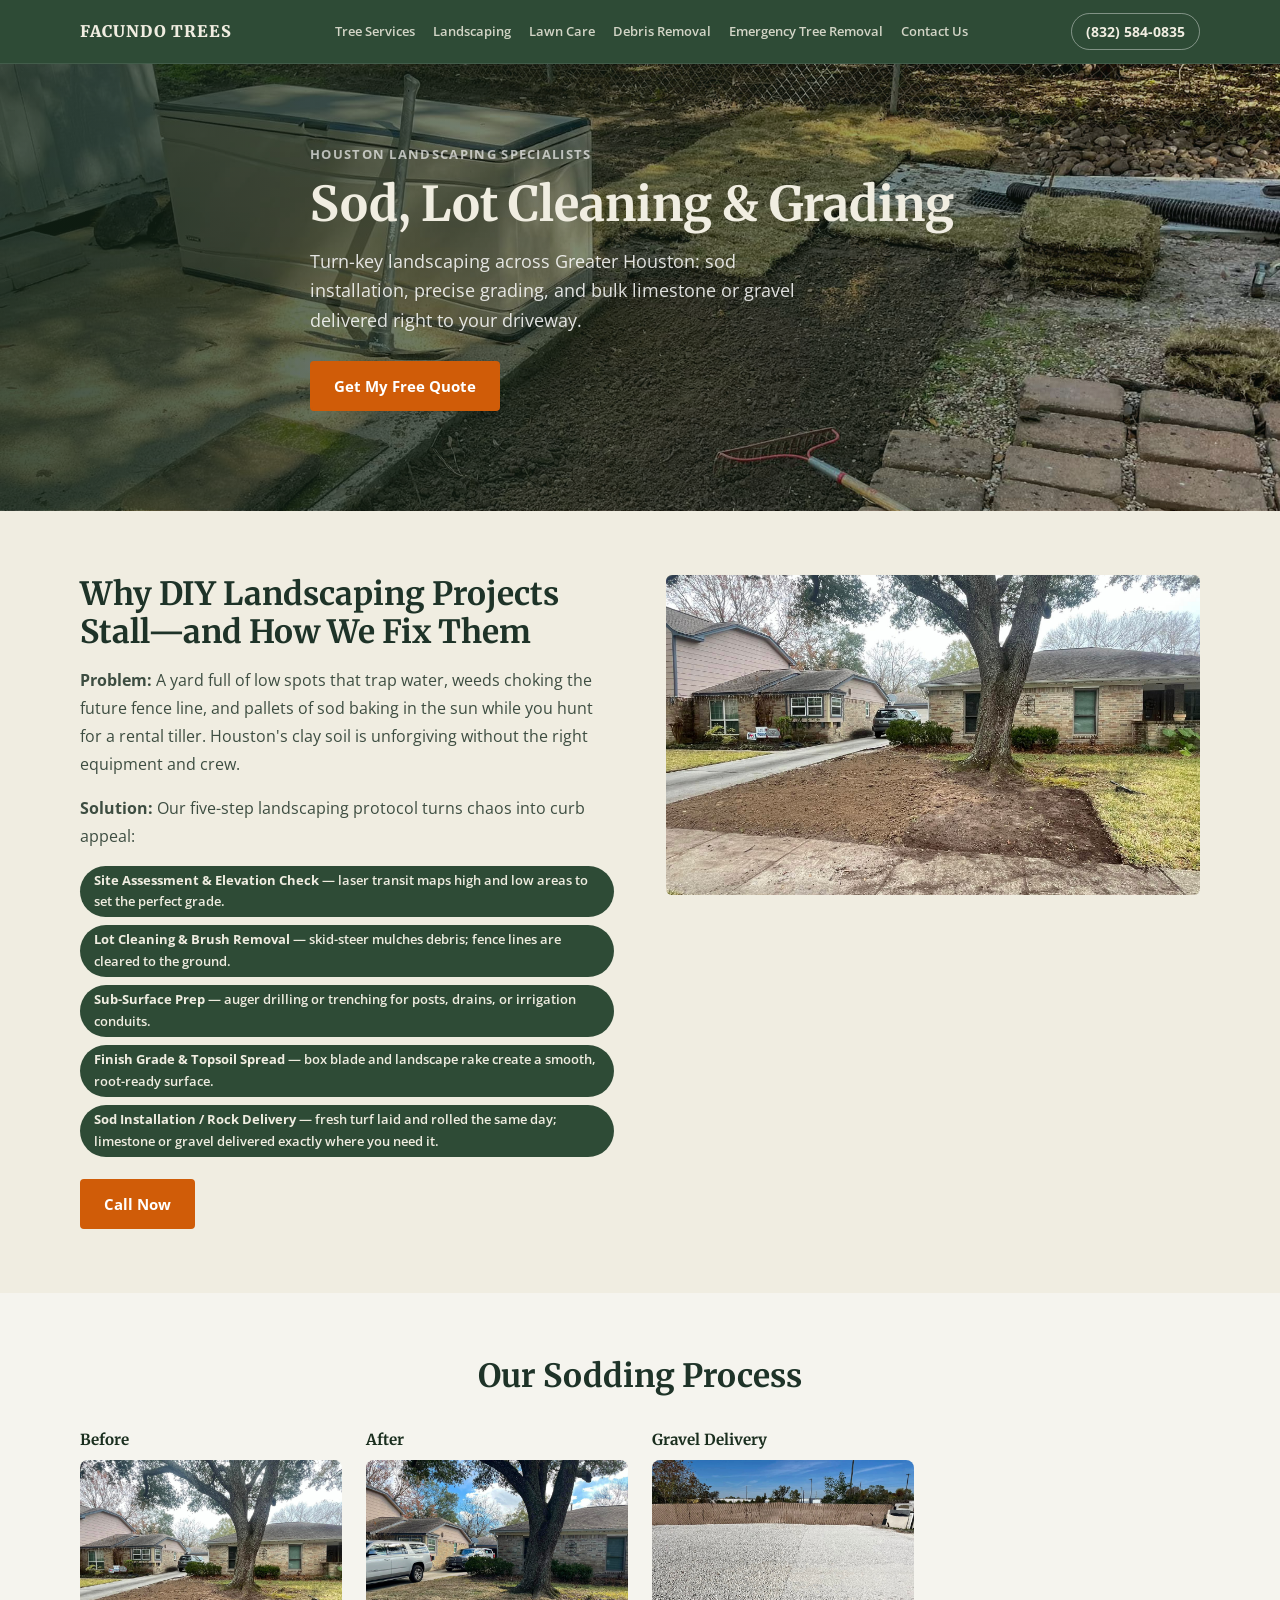
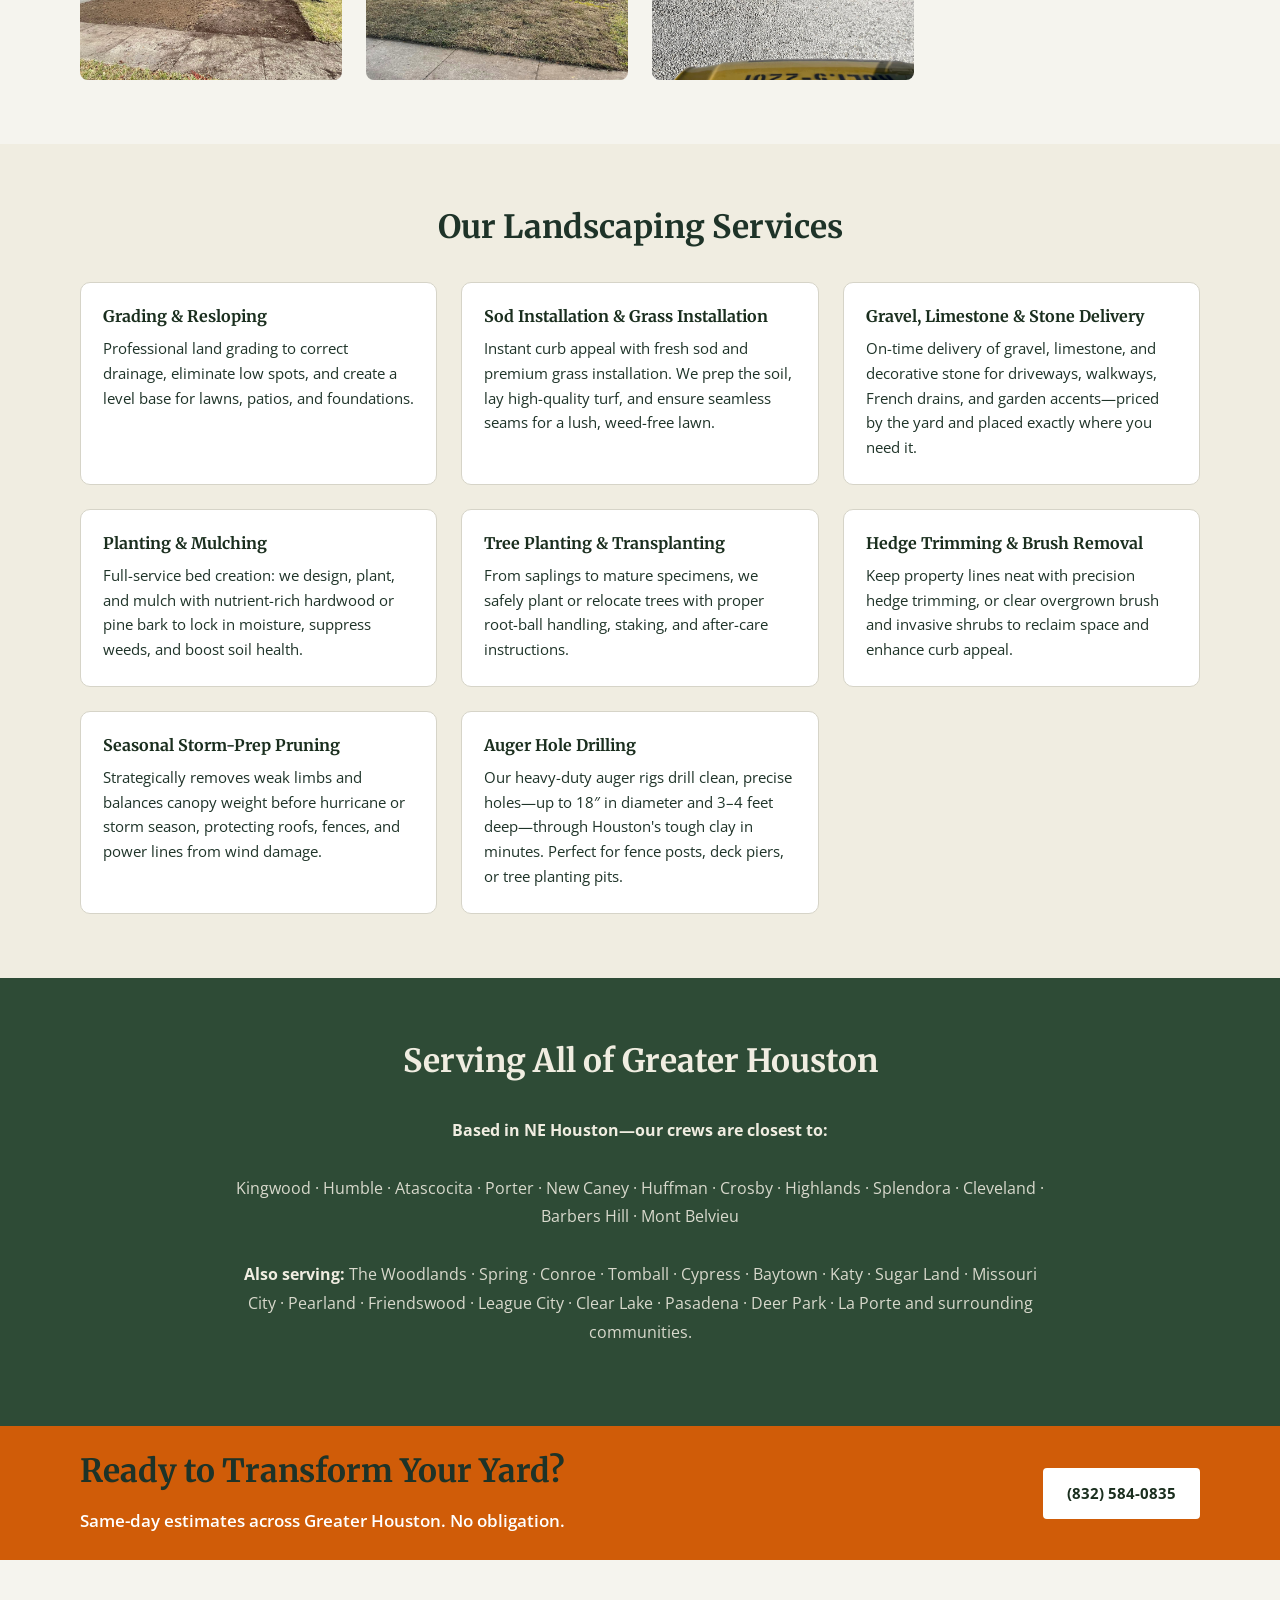
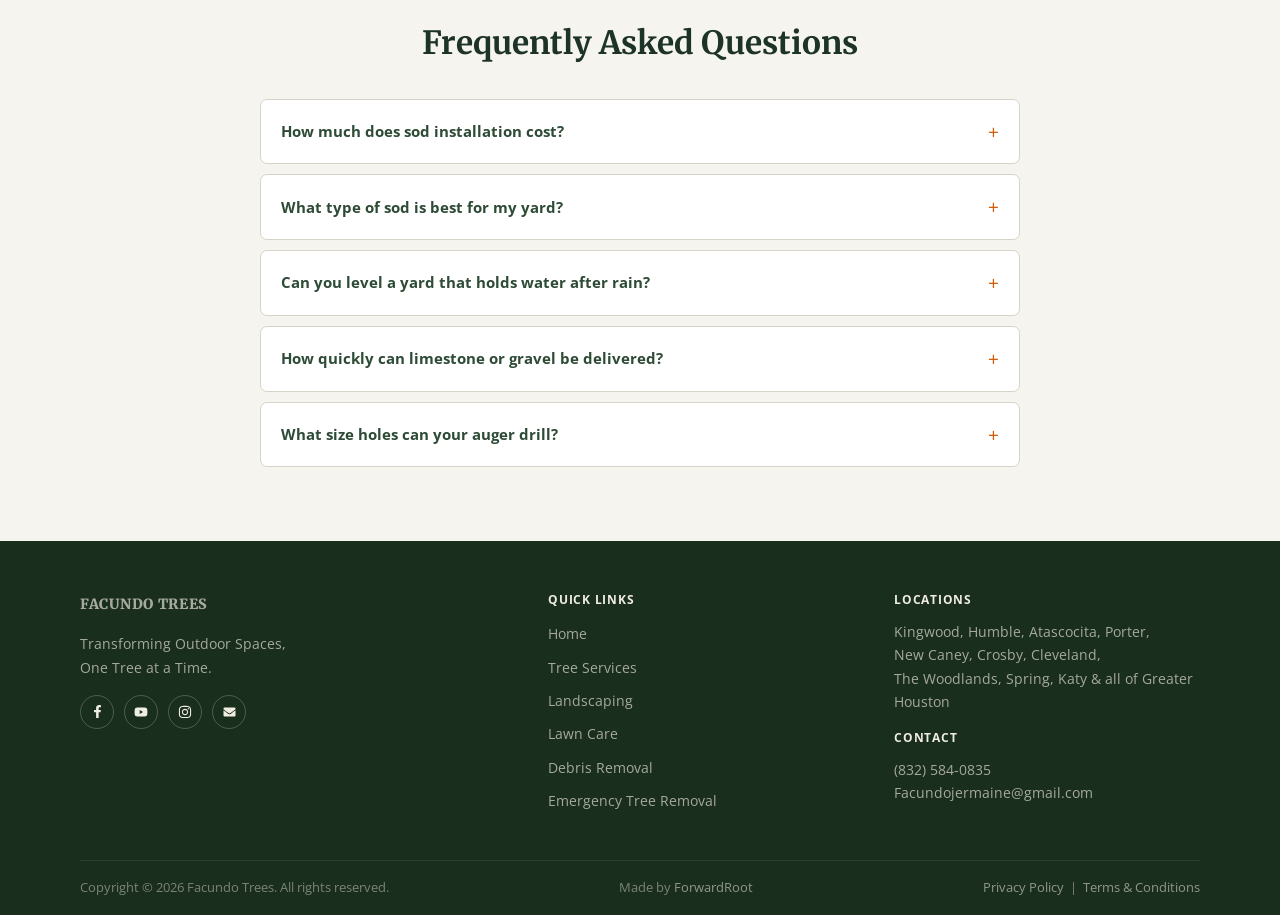
<file: landscaping.html>
<!doctype html>
<html lang="en">
  <head>
    <meta charset="UTF-8" />
    <meta name="viewport" content="width=device-width, initial-scale=1.0" />
    <title>Landscaping Kingwood & NE Houston TX | Sod Installation, Lot Clearing & Gravel Delivery – Facundo Trees</title>
    <meta name="description" content="Sod installation, lot grading, gravel & limestone delivery, auger drilling & lot clearing in Kingwood, Humble, Porter, New Caney, Atascocita & all NE Houston TX. Same-day estimates. Call (832) 584-0835." />
    <link rel="preconnect" href="https://fonts.googleapis.com" />
    <link rel="preconnect" href="https://fonts.gstatic.com" crossorigin />
    <link href="https://fonts.googleapis.com/css2?family=Merriweather:wght@400;700;900&family=Open+Sans:wght@400;600;700&display=swap" rel="stylesheet" />

    <link rel="stylesheet" href="styles.css" />
    <!-- SEO: canonical + robots -->
    <link rel="canonical" href="https://facundotrees.com/landscaping" />
    <meta name="robots" content="index, follow" />

    <!-- Geo targeting -->
    <meta name="geo.region" content="US-TX" />
    <meta name="geo.placename" content="Houston, TX" />
    <meta name="geo.position" content="29.9902;-95.1774" />
    <ICBM content="29.9902, -95.1774" />

    <!-- Open Graph -->
    <meta property="og:type" content="website" />
    <meta property="og:site_name" content="Facundo Trees" />
    <meta property="og:title" content="Landscaping Kingwood & NE Houston TX | Sod Installation, Lot Clearing & Gravel Delivery – Facundo Trees" />
    <meta property="og:description" content="Sod installation, lot grading, gravel & limestone delivery, auger drilling & lot clearing in Kingwood, Humble, Porter, New Caney, Atascocita & all NE Houston TX. Same-day estimates. Call (832) 584-0835." />
    <meta property="og:url" content="https://facundotrees.com/landscaping" />
    <meta property="og:image" content="images/685f0ceda8f9d33920e05491.png" />
    <meta property="og:image:width" content="1200" />
    <meta property="og:image:height" content="630" />
    <meta property="og:image:type" content="image/jpeg" />
    <meta property="og:image:alt" content="Facundo Trees – Professional Tree Removal &amp; Cleanup in NE Houston TX" />
    <meta property="og:locale" content="en_US" />

    <!-- Twitter Card -->
    <meta name="twitter:card" content="summary_large_image" />
    <meta name="twitter:title" content="Landscaping Kingwood & NE Houston TX | Sod Installation, Lot Clearing & Gravel Delivery – Facundo Trees" />
    <meta name="twitter:description" content="Sod installation, lot grading, gravel & limestone delivery, auger drilling & lot clearing in Kingwood, Humble, Porter, New Caney, Atascocita & all NE Houston TX. Same-day estimates. Call (832) 584-0835." />
    <meta name="twitter:image" content="images/685f0ceda8f9d33920e05491.png" />
  </head>
  <body>
    <header class="site-header" id="top">
      <div class="container nav-wrap">
        <a class="brand" href="index.html">FACUNDO TREES</a>
        <button class="hamburger" aria-label="Open menu">
          <span></span><span></span><span></span>
        </button>
        <nav>
          <a href="tree-services.html">Tree Services</a>
          <a href="landscaping.html" aria-current="page">Landscaping</a>
          <a href="lawn-care-service.html">Lawn Care</a>
          <a href="debris-removal-service.html">Debris Removal</a>
          <a href="emergency-tree-removal.html">Emergency Tree Removal</a>
          <a href="index.html#contact">Contact Us</a>
        </nav>
        <a class="phone" href="tel:+18325840835">(832) 584-0835</a>
      </div>
      <nav class="mobile-nav" id="mobile-nav">
        <a href="tree-services.html">Tree Services</a>
        <a href="landscaping.html" aria-current="page">Landscaping</a>
        <a href="lawn-care-service.html">Lawn Care</a>
        <a href="debris-removal-service.html">Debris Removal</a>
        <a href="emergency-tree-removal.html">Emergency Tree Removal</a>
        <a href="index.html#contact">Contact Us</a>
        <a href="tel:+18325840835" class="mobile-phone">(832) 584-0835</a>
      </nav>
    </header>
    <main>

      <!-- HERO -->
      <section class="hero hero--page" style="--page-hero-bg: url('images/68530dba1f9cb400954ce7f5.jpeg');">
        <div class="container hero-content">
          <p class="eyebrow">Houston Landscaping Specialists</p>
          <h1>Sod, Lot Cleaning &amp; Grading</h1>
          <p class="hero-sub">Turn-key landscaping across Greater Houston: sod installation, precise grading, and bulk limestone or gravel delivered right to your driveway.</p>
          <div class="hero-actions">
            <a class="btn-primary" href="tel:+18325840835">Get My Free Quote</a>
          </div>
        </div>
      </section>

      <!-- WHY DIY FAILS -->
      <section class="section">
        <div class="container detail-grid">
          <div class="detail-text">
            <h2>Why DIY Landscaping Projects Stall—and How We Fix Them</h2>
            <p><strong>Problem:</strong> A yard full of low spots that trap water, weeds choking the future fence line, and pallets of sod baking in the sun while you hunt for a rental tiller. Houston's clay soil is unforgiving without the right equipment and crew.</p>
            <p><strong>Solution:</strong> Our five-step landscaping protocol turns chaos into curb appeal:</p>
            <ul class="service-list">
              <li><strong>Site Assessment &amp; Elevation Check</strong> — laser transit maps high and low areas to set the perfect grade.</li>
              <li><strong>Lot Cleaning &amp; Brush Removal</strong> — skid-steer mulches debris; fence lines are cleared to the ground.</li>
              <li><strong>Sub-Surface Prep</strong> — auger drilling or trenching for posts, drains, or irrigation conduits.</li>
              <li><strong>Finish Grade &amp; Topsoil Spread</strong> — box blade and landscape rake create a smooth, root-ready surface.</li>
              <li><strong>Sod Installation / Rock Delivery</strong> — fresh turf laid and rolled the same day; limestone or gravel delivered exactly where you need it.</li>
            </ul>
            <a class="btn-primary" href="tel:+18325840835">Call Now</a>
          </div>
          <div class="detail-images">
            <img src="images/68530d659b0aea2e42ac1e87.jpeg" alt="Landscaping in progress—freshly tilled soil" loading="lazy">
          </div>
        </div>
      </section>

      <!-- SODDING PROCESS -->
      <section class="section bg-muted">
        <div class="container">
          <h2 class="section-title">Our Sodding Process</h2>
          <div class="before-after-grid">
            <div class="before-after-item">
              <h3>Before</h3>
              <img src="images/68530d659b0aea2e42ac1e87.jpeg" alt="Yard before sod installation" loading="lazy">
            </div>
            <div class="before-after-item">
              <h3>After</h3>
              <img src="images/68530d6af5ca1532d35614a0.jpeg" alt="Yard after sod installation" loading="lazy">
            </div>
            <div class="before-after-item">
              <h3>Gravel Delivery</h3>
              <img src="images/685310a4b1f8e463eb652e70.jpeg" alt="Large gravel yard being smoothed out with drum roller" loading="lazy">
            </div>
          </div>
        </div>
      </section>

      <!-- SERVICES GRID -->
      <section class="section">
        <div class="container">
          <h2 class="section-title">Our Landscaping Services</h2>
          <div class="services-grid">
            <div class="service-item">
              <h3>Grading &amp; Resloping</h3>
              <p>Professional land grading to correct drainage, eliminate low spots, and create a level base for lawns, patios, and foundations.</p>
            </div>
            <div class="service-item">
              <h3>Sod Installation &amp; Grass Installation</h3>
              <p>Instant curb appeal with fresh sod and premium grass installation. We prep the soil, lay high-quality turf, and ensure seamless seams for a lush, weed-free lawn.</p>
            </div>
            <div class="service-item">
              <h3>Gravel, Limestone &amp; Stone Delivery</h3>
              <p>On-time delivery of gravel, limestone, and decorative stone for driveways, walkways, French drains, and garden accents—priced by the yard and placed exactly where you need it.</p>
            </div>
            <div class="service-item">
              <h3>Planting &amp; Mulching</h3>
              <p>Full-service bed creation: we design, plant, and mulch with nutrient-rich hardwood or pine bark to lock in moisture, suppress weeds, and boost soil health.</p>
            </div>
            <div class="service-item">
              <h3>Tree Planting &amp; Transplanting</h3>
              <p>From saplings to mature specimens, we safely plant or relocate trees with proper root-ball handling, staking, and after-care instructions.</p>
            </div>
            <div class="service-item">
              <h3>Hedge Trimming &amp; Brush Removal</h3>
              <p>Keep property lines neat with precision hedge trimming, or clear overgrown brush and invasive shrubs to reclaim space and enhance curb appeal.</p>
            </div>
            <div class="service-item">
              <h3>Seasonal Storm-Prep Pruning</h3>
              <p>Strategically removes weak limbs and balances canopy weight before hurricane or storm season, protecting roofs, fences, and power lines from wind damage.</p>
            </div>
            <div class="service-item">
              <h3>Auger Hole Drilling</h3>
              <p>Our heavy-duty auger rigs drill clean, precise holes—up to 18″ in diameter and 3–4 feet deep—through Houston's tough clay in minutes. Perfect for fence posts, deck piers, or tree planting pits.</p>
            </div>
          </div>
        </div>
      </section>

      <!-- SERVICE AREA -->
      <section class="section bg-brand">
        <div class="container service-area-text">
          <h2 class="section-title light">Serving All of Greater Houston</h2>
          <p><strong>Based in NE Houston&mdash;our crews are closest to:</strong><br /><br />
          Kingwood &middot; Humble &middot; Atascocita &middot; Porter &middot; New Caney &middot; Huffman &middot; Crosby &middot; Highlands &middot; Splendora &middot; Cleveland &middot; Barbers Hill &middot; Mont Belvieu
          <br /><br />
          <strong>Also serving:</strong> The Woodlands &middot; Spring &middot; Conroe &middot; Tomball &middot; Cypress &middot; Baytown &middot; Katy &middot; Sugar Land &middot; Missouri City &middot;
          Pearland &middot; Friendswood &middot; League City &middot; Clear Lake &middot; Pasadena &middot; Deer Park &middot; La Porte and surrounding communities.
          </p>
        </div>
      </section>

      <!-- CTA BANNER -->
      <section class="cta-banner">
        <div class="container cta-banner-inner">
          <div>
            <h2>Ready to Transform Your Yard?</h2>
            <p>Same-day estimates across Greater Houston. No obligation.</p>
          </div>
          <a class="btn-white" href="tel:+18325840835">(832) 584-0835</a>
        </div>
      </section>

      <!-- FAQ -->
      <section class="section bg-muted">
        <div class="container">
          <h2 class="section-title">Frequently Asked Questions</h2>
          <div class="faq-wrap">
            <details class="faq-item">
              <summary>How much does sod installation cost?</summary>
              <p>Most Houston yards run $1.25–$1.75 per sq ft, including removal of old turf, laser grading, fresh St. Augustine or Bermuda, and power-rolling. We measure on site and give a fixed, line-item quote.</p>
            </details>
            <details class="faq-item">
              <summary>What type of sod is best for my yard?</summary>
              <p>St. Augustine handles shade and heavy foot traffic, while Bermuda thrives in full-sun, high-drainage areas. We'll test your soil and exposure before recommending a cultivar.</p>
            </details>
            <details class="faq-item">
              <summary>Can you level a yard that holds water after rain?</summary>
              <p>Yes—our skid-steer box blade and laser transit reshape low spots, add topsoil, and set a 1–2% slope away from the house so stormwater drains properly before sod goes down.</p>
            </details>
            <details class="faq-item">
              <summary>How quickly can limestone or gravel be delivered?</summary>
              <p>Usually within 48 hours. We haul by the cubic yard and spread it the same visit, compacting road-base or pea gravel to a smooth finish.</p>
            </details>
            <details class="faq-item">
              <summary>What size holes can your auger drill?</summary>
              <p>Our skid-steer auger handles diameters from 6″ to 18″ and depths up to 4 ft—perfect for fence posts, deck piers, or tree planting pits.</p>
            </details>
          </div>
        </div>
      </section>

    </main>
    <footer class="site-footer" id="contact">
      <div class="container footer-grid">
        <div class="footer-col footer-brand">
          <p class="footer-logo">FACUNDO TREES</p>
          <p>Transforming Outdoor Spaces,<br />One Tree at a Time.</p>
          <div class="social-links">
            <a href="https://www.facebook.com/facundotrees" target="_blank" rel="noopener" aria-label="Facebook"><svg xmlns="http://www.w3.org/2000/svg" viewBox="0 0 320 512" width="13" height="13" fill="currentColor" aria-hidden="true"><path d="M279.14 288l14.22-92.66h-88.91v-60.13c0-25.35 12.42-50.06 52.24-50.06h40.42V6.26S260.43 0 225.36 0c-73.22 0-121.08 44.38-121.08 124.72v70.62H22.89V288h81.39v224h100.17V288z"/></svg></a>
            <a href="https://youtube.com/@RogerFacundo" target="_blank" rel="noopener" aria-label="YouTube"><svg xmlns="http://www.w3.org/2000/svg" viewBox="0 0 576 512" width="16" height="12" fill="currentColor" aria-hidden="true"><path d="M549.655 124.083c-6.281-23.65-24.787-42.276-48.284-48.597C458.781 64 288 64 288 64S117.22 64 74.629 75.486c-23.497 6.322-42.003 24.947-48.284 48.597-11.412 42.867-11.412 132.305-11.412 132.305s0 89.438 11.412 132.305c6.281 23.65 24.787 41.5 48.284 47.821C117.22 448 288 448 288 448s170.78 0 213.371-11.486c23.497-6.321 42.003-24.171 48.284-47.821 11.412-42.867 11.412-132.305 11.412-132.305s0-89.438-11.412-132.305zm-317.51 213.508V175.185l142.739 81.205-142.739 81.201z"/></svg></a>
            <a href="https://instagram.com/facundotreesllc/" target="_blank" rel="noopener" aria-label="Instagram"><svg xmlns="http://www.w3.org/2000/svg" viewBox="0 0 448 512" width="14" height="14" fill="currentColor" aria-hidden="true"><path d="M224.1 141c-63.6 0-114.9 51.3-114.9 114.9s51.3 114.9 114.9 114.9S339 319.5 339 255.9 287.7 141 224.1 141zm0 189.6c-41.1 0-74.7-33.5-74.7-74.7s33.5-74.7 74.7-74.7 74.7 33.5 74.7 74.7-33.6 74.7-74.7 74.7zm146.4-194.3c0 14.9-12 26.8-26.8 26.8-14.9 0-26.8-12-26.8-26.8s12-26.8 26.8-26.8 26.8 12 26.8 26.8zm76.1 27.2c-1.7-35.9-9.9-67.7-36.2-93.9-26.2-26.2-58-34.4-93.9-36.2-37-2.1-147.9-2.1-184.9 0-35.8 1.7-67.6 9.9-93.9 36.1s-34.4 58-36.2 93.9c-2.1 37-2.1 147.9 0 184.9 1.7 35.9 9.9 67.7 36.2 93.9s58 34.4 93.9 36.2c37 2.1 147.9 2.1 184.9 0 35.9-1.7 67.7-9.9 93.9-36.2 26.2-26.2 34.4-58 36.2-93.9 2.1-37 2.1-147.8 0-184.8zM398.8 388c-7.8 19.6-22.9 34.7-42.6 42.6-29.5 11.7-99.5 9-132.1 9s-102.7 2.6-132.1-9c-19.6-7.8-34.7-22.9-42.6-42.6-11.7-29.5-9-99.5-9-132.1s-2.6-102.7 9-132.1c7.8-19.6 22.9-34.7 42.6-42.6 29.5-11.7 99.5-9 132.1-9s102.7-2.6 132.1 9c19.6 7.8 34.7 22.9 42.6 42.6 11.7 29.5 9 99.5 9 132.1s2.7 102.7-9 132.1z"/></svg></a>
            <a href="mailto:Roger@FacundoTrees.com" aria-label="Email"><svg xmlns="http://www.w3.org/2000/svg" viewBox="0 0 512 512" width="15" height="12" fill="currentColor" aria-hidden="true"><path d="M502.3 190.8c3.9-3.1 9.7-.2 9.7 4.7V400c0 26.5-21.5 48-48 48H48c-26.5 0-48-21.5-48-48V195.6c0-5 5.7-7.8 9.7-4.7 22.4 17.4 52.1 39.5 154.1 113.6 21.1 15.4 56.7 47.8 92.2 47.6 35.7.3 72-32.8 92.3-47.6 102-74.1 131.6-96.3 154-113.7zM256 320c23.2.4 56.6-29.2 73.4-41.4 132.7-96.3 142.8-104.7 173.4-128.7 5.8-4.5 9.2-11.5 9.2-18.9v-19c0-26.5-21.5-48-48-48H48C21.5 64 0 85.5 0 112v19c0 7.4 3.4 14.3 9.2 18.9 30.6 23.9 40.7 32.4 173.4 128.7 16.8 12.2 50.2 41.8 73.4 41.4z"/></svg></a>
          </div>
        </div>
        <div class="footer-col">
          <h4>Quick Links</h4>
          <ul>
            <li><a href="index.html">Home</a></li>
            <li><a href="tree-services.html">Tree Services</a></li>
            <li><a href="landscaping.html">Landscaping</a></li>
            <li><a href="lawn-care-service.html">Lawn Care</a></li>
            <li><a href="debris-removal-service.html">Debris Removal</a></li>
            <li><a href="emergency-tree-removal.html">Emergency Tree Removal</a></li>
          </ul>
        </div>
        <div class="footer-col">
          <h4>Locations</h4>
          <p>Kingwood, Humble, Atascocita, Porter,<br />New Caney, Crosby, Cleveland,<br />The Woodlands, Spring, Katy &amp; all of Greater Houston</p>
          <h4 style="margin-top:18px">Contact</h4>
          <p>
            <a href="tel:+18325840835">(832) 584-0835</a><br />
            <a href="mailto:Facundojermaine@gmail.com">Facundojermaine@gmail.com</a>
          </p>
        </div>
      </div>
      <div class="footer-bottom">
        <div class="container footer-bottom-inner">
          <p>Copyright &copy; 2026 Facundo Trees. All rights reserved.</p>
          <p>Made by <a href="https://forwardroot.com" target="_blank" rel="noopener">ForwardRoot</a></p>
          <p><a href="privacy.html">Privacy Policy</a> &nbsp;|&nbsp; <a href="terms.html">Terms &amp; Conditions</a></p>
        </div>
      </div>
    </footer>

  <script type="application/ld+json">
  [  {
    "@context": "https://schema.org",
    "@type": "Service",
    "name": "Landscaping – Sod, Grading & Lot Clearing",
    "description": "Professional landscaping in Houston TX: sod installation, lot grading, resloping, gravel and limestone delivery, auger drilling, and full lot clearing.",
    "url": "https://facundotrees.com/landscaping",
    "image": "images/68530dba1f9cb400954ce7f5.jpeg",
    "provider": {"@id": "https://facundotrees.com/#business"},
    "areaServed": {"@type": "State", "name": "Texas"},
    "serviceType": "Landscaping – Sod, Grading & Lot Clearing",
    "hoursAvailable": {"@type": "OpeningHoursSpecification", "dayOfWeek": ["Monday","Tuesday","Wednesday","Thursday","Friday","Saturday","Sunday"], "opens": "00:00", "closes": "23:59"}
  },
  {
    "@context": "https://schema.org",
    "@type": "BreadcrumbList",
    "itemListElement": [
    {
      "@type": "ListItem",
      "position": 1,
      "name": "Home",
      "item": "https://facundotrees.com/"
    },
    {
      "@type": "ListItem",
      "position": 2,
      "name": "Landscaping",
      "item": "https://facundotrees.com/landscaping"
    }
  ]
  },
  {
    "@context": "https://schema.org",
    "@type": "FAQPage",
    "mainEntity": [
    {
      "@type": "Question",
      "name": "How much does sod installation cost in Houston?",
      "acceptedAnswer": {"@type": "Answer", "text": "Most Houston yards run $1.25 to $1.75 per sq ft, including removal of old turf, laser grading, fresh St. Augustine or Bermuda sod, and power-rolling."}
    },
    {
      "@type": "Question",
      "name": "What type of sod is best for Houston yards?",
      "acceptedAnswer": {"@type": "Answer", "text": "St. Augustine handles shade and heavy foot traffic, while Bermuda thrives in full-sun, high-drainage areas. We test your soil and exposure before recommending a cultivar."}
    },
    {
      "@type": "Question",
      "name": "Can you level a yard that holds water after rain?",
      "acceptedAnswer": {"@type": "Answer", "text": "Yes. Our skid-steer box blade and laser transit reshape low spots, add topsoil, and set a 1 to 2 percent slope away from the house so stormwater drains properly before sod goes down."}
    },
    {
      "@type": "Question",
      "name": "How quickly can limestone or gravel be delivered?",
      "acceptedAnswer": {"@type": "Answer", "text": "Usually within 48 hours. We haul by the cubic yard and spread and compact it the same visit."}
    },
    {
      "@type": "Question",
      "name": "What size holes can your auger drill?",
      "acceptedAnswer": {"@type": "Answer", "text": "Our skid-steer auger handles diameters from 6 inches to 18 inches and depths up to 4 feet — perfect for fence posts, deck piers, or tree planting pits."}
    }
  ]
  }]
  </script>

      <script src="main.js" defer></script>
</body>
</html>
</file>
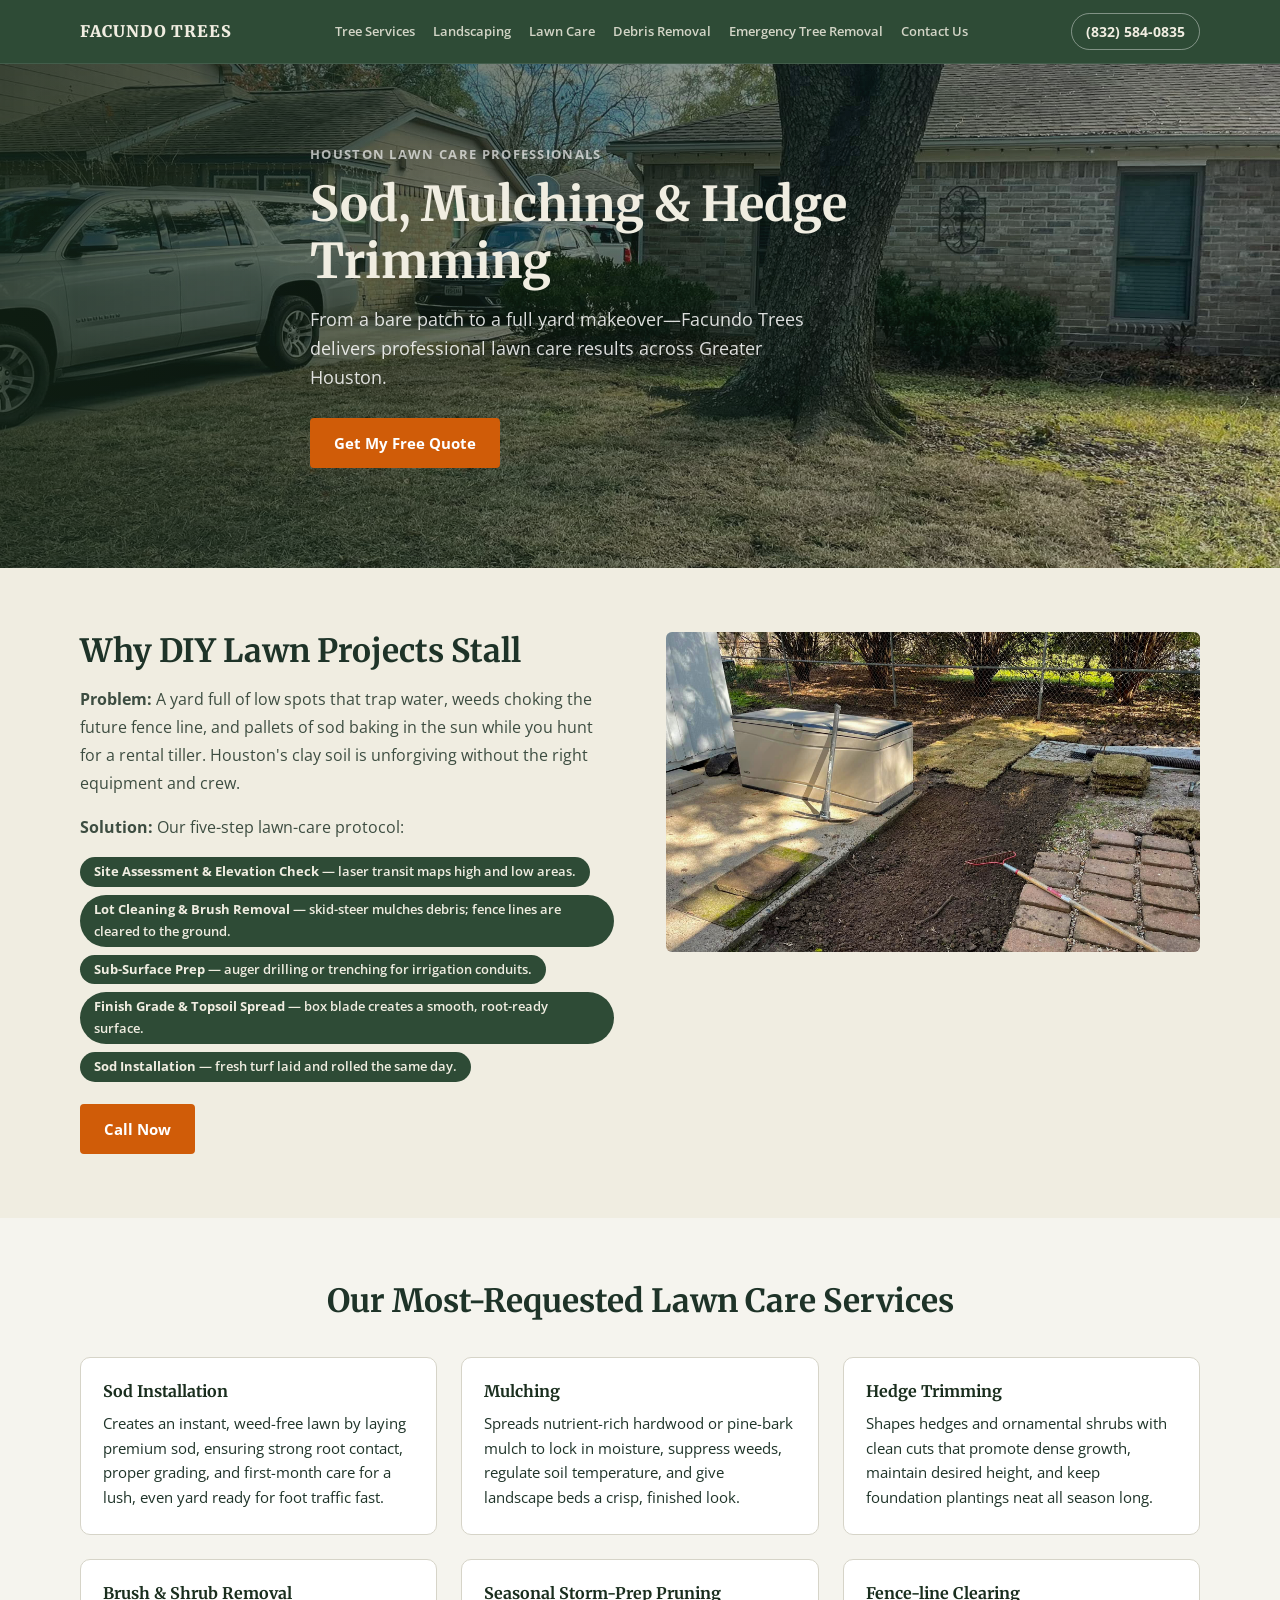
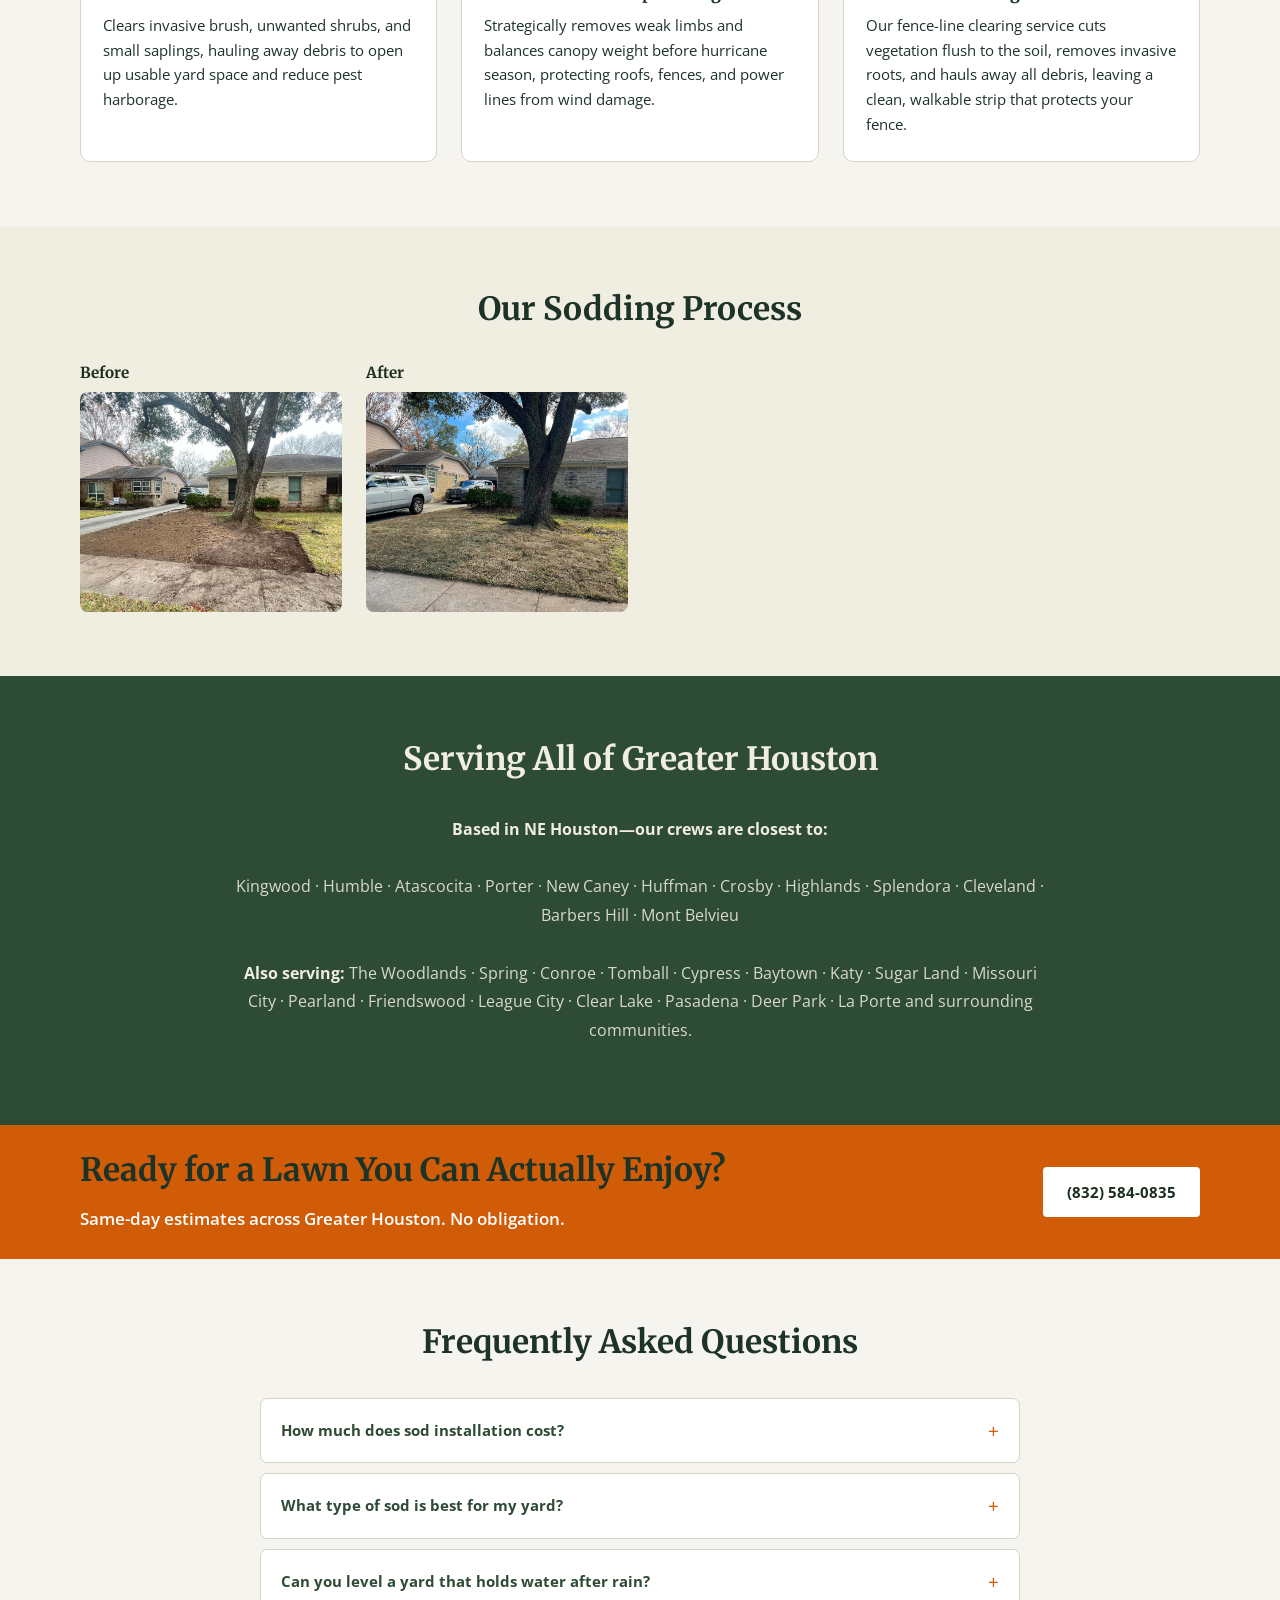
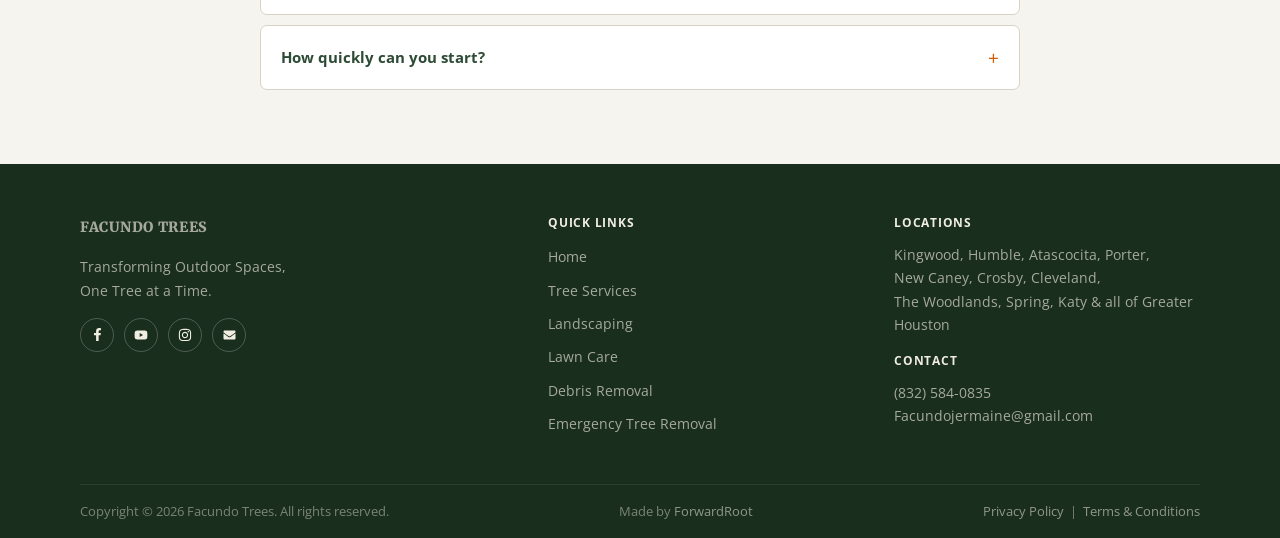
<file: lawn-care-service.html>
<!doctype html>
<html lang="en">
  <head>
    <meta charset="UTF-8" />
    <meta name="viewport" content="width=device-width, initial-scale=1.0" />
    <title>Lawn Care Kingwood & NE Houston TX | Sod, Mulching & Hedge Trimming – Facundo Trees</title>
    <meta name="description" content="Professional lawn care in Kingwood, Humble, Porter, New Caney, Atascocita & all NE Houston TX: sod installation, mulching, hedge trimming, brush removal & storm-prep pruning. Call (832) 584-0835." />
    <link rel="preconnect" href="https://fonts.googleapis.com" />
    <link rel="preconnect" href="https://fonts.gstatic.com" crossorigin />
    <link href="https://fonts.googleapis.com/css2?family=Merriweather:wght@400;700;900&family=Open+Sans:wght@400;600;700&display=swap" rel="stylesheet" />

    <link rel="stylesheet" href="styles.css" />
    <!-- SEO: canonical + robots -->
    <link rel="canonical" href="https://facundotrees.com/lawn-care-service" />
    <meta name="robots" content="index, follow" />

    <!-- Geo targeting -->
    <meta name="geo.region" content="US-TX" />
    <meta name="geo.placename" content="Houston, TX" />
    <meta name="geo.position" content="29.9902;-95.1774" />
    <ICBM content="29.9902, -95.1774" />

    <!-- Open Graph -->
    <meta property="og:type" content="website" />
    <meta property="og:site_name" content="Facundo Trees" />
    <meta property="og:title" content="Lawn Care Kingwood & NE Houston TX | Sod, Mulching & Hedge Trimming – Facundo Trees" />
    <meta property="og:description" content="Professional lawn care in Kingwood, Humble, Porter, New Caney, Atascocita & all NE Houston TX: sod installation, mulching, hedge trimming, brush removal & storm-prep pruning. Call (832) 584-0835." />
    <meta property="og:url" content="https://facundotrees.com/lawn-care-service" />
    <meta property="og:image" content="images/685f0ceda8f9d33920e05491.png" />
    <meta property="og:image:width" content="1200" />
    <meta property="og:image:height" content="630" />
    <meta property="og:image:type" content="image/jpeg" />
    <meta property="og:image:alt" content="Facundo Trees – Professional Tree Removal &amp; Cleanup in NE Houston TX" />
    <meta property="og:locale" content="en_US" />

    <!-- Twitter Card -->
    <meta name="twitter:card" content="summary_large_image" />
    <meta name="twitter:title" content="Lawn Care Kingwood & NE Houston TX | Sod, Mulching & Hedge Trimming – Facundo Trees" />
    <meta name="twitter:description" content="Professional lawn care in Kingwood, Humble, Porter, New Caney, Atascocita & all NE Houston TX: sod installation, mulching, hedge trimming, brush removal & storm-prep pruning. Call (832) 584-0835." />
    <meta name="twitter:image" content="images/685f0ceda8f9d33920e05491.png" />
  </head>
  <body>
    <header class="site-header" id="top">
      <div class="container nav-wrap">
        <a class="brand" href="index.html">FACUNDO TREES</a>
        <button class="hamburger" aria-label="Open menu">
          <span></span><span></span><span></span>
        </button>
        <nav>
          <a href="tree-services.html">Tree Services</a>
          <a href="landscaping.html">Landscaping</a>
          <a href="lawn-care-service.html" aria-current="page">Lawn Care</a>
          <a href="debris-removal-service.html">Debris Removal</a>
          <a href="emergency-tree-removal.html">Emergency Tree Removal</a>
          <a href="index.html#contact">Contact Us</a>
        </nav>
        <a class="phone" href="tel:+18325840835">(832) 584-0835</a>
      </div>
      <nav class="mobile-nav" id="mobile-nav">
        <a href="tree-services.html">Tree Services</a>
        <a href="landscaping.html">Landscaping</a>
        <a href="lawn-care-service.html" aria-current="page">Lawn Care</a>
        <a href="debris-removal-service.html">Debris Removal</a>
        <a href="emergency-tree-removal.html">Emergency Tree Removal</a>
        <a href="index.html#contact">Contact Us</a>
        <a href="tel:+18325840835" class="mobile-phone">(832) 584-0835</a>
      </nav>
    </header>
    <main>

      <!-- HERO -->
      <section class="hero hero--page" style="--page-hero-bg: url('images/68530d6af5ca1532d35614a0.jpeg');">
        <div class="container hero-content">
          <p class="eyebrow">Houston Lawn Care Professionals</p>
          <h1>Sod, Mulching &amp; Hedge Trimming</h1>
          <p class="hero-sub">From a bare patch to a full yard makeover—Facundo Trees delivers professional lawn care results across Greater Houston.</p>
          <div class="hero-actions">
            <a class="btn-primary" href="tel:+18325840835">Get My Free Quote</a>
          </div>
        </div>
      </section>

      <!-- INTRO DETAIL -->
      <section class="section">
        <div class="container detail-grid">
          <div class="detail-text">
            <h2>Why DIY Lawn Projects Stall</h2>
            <p><strong>Problem:</strong> A yard full of low spots that trap water, weeds choking the future fence line, and pallets of sod baking in the sun while you hunt for a rental tiller. Houston's clay soil is unforgiving without the right equipment and crew.</p>
            <p><strong>Solution:</strong> Our five-step lawn-care protocol:</p>
            <ul class="service-list">
              <li><strong>Site Assessment &amp; Elevation Check</strong> — laser transit maps high and low areas.</li>
              <li><strong>Lot Cleaning &amp; Brush Removal</strong> — skid-steer mulches debris; fence lines are cleared to the ground.</li>
              <li><strong>Sub-Surface Prep</strong> — auger drilling or trenching for irrigation conduits.</li>
              <li><strong>Finish Grade &amp; Topsoil Spread</strong> — box blade creates a smooth, root-ready surface.</li>
              <li><strong>Sod Installation</strong> — fresh turf laid and rolled the same day.</li>
            </ul>
            <a class="btn-primary" href="tel:+18325840835">Call Now</a>
          </div>
          <div class="detail-images">
            <img src="images/68530dba1f9cb400954ce7f5.jpeg" alt="Landscaping in progress—sod installation" loading="lazy">
          </div>
        </div>
      </section>

      <!-- SERVICES GRID -->
      <section class="section bg-muted">
        <div class="container">
          <h2 class="section-title">Our Most-Requested Lawn Care Services</h2>
          <div class="services-grid">
            <div class="service-item">
              <h3>Sod Installation</h3>
              <p>Creates an instant, weed-free lawn by laying premium sod, ensuring strong root contact, proper grading, and first-month care for a lush, even yard ready for foot traffic fast.</p>
            </div>
            <div class="service-item">
              <h3>Mulching</h3>
              <p>Spreads nutrient-rich hardwood or pine-bark mulch to lock in moisture, suppress weeds, regulate soil temperature, and give landscape beds a crisp, finished look.</p>
            </div>
            <div class="service-item">
              <h3>Hedge Trimming</h3>
              <p>Shapes hedges and ornamental shrubs with clean cuts that promote dense growth, maintain desired height, and keep foundation plantings neat all season long.</p>
            </div>
            <div class="service-item">
              <h3>Brush &amp; Shrub Removal</h3>
              <p>Clears invasive brush, unwanted shrubs, and small saplings, hauling away debris to open up usable yard space and reduce pest harborage.</p>
            </div>
            <div class="service-item">
              <h3>Seasonal Storm-Prep Pruning</h3>
              <p>Strategically removes weak limbs and balances canopy weight before hurricane season, protecting roofs, fences, and power lines from wind damage.</p>
            </div>
            <div class="service-item">
              <h3>Fence-line Clearing</h3>
              <p>Our fence-line clearing service cuts vegetation flush to the soil, removes invasive roots, and hauls away all debris, leaving a clean, walkable strip that protects your fence.</p>
            </div>
          </div>
        </div>
      </section>

      <!-- BEFORE/AFTER -->
      <section class="section">
        <div class="container">
          <h2 class="section-title">Our Sodding Process</h2>
          <div class="before-after-grid">
            <div class="before-after-item">
              <h3>Before</h3>
              <img src="images/68530d659b0aea2e42ac1e87.jpeg" alt="Lawn before sod installation" loading="lazy">
            </div>
            <div class="before-after-item">
              <h3>After</h3>
              <img src="images/68530d6af5ca1532d35614a0.jpeg" alt="Lawn after sod installation" loading="lazy">
            </div>
          </div>
        </div>
      </section>

      <!-- SERVICE AREA -->
      <section class="section bg-brand">
        <div class="container service-area-text">
          <h2 class="section-title light">Serving All of Greater Houston</h2>
          <p><strong>Based in NE Houston&mdash;our crews are closest to:</strong><br /><br />
          Kingwood &middot; Humble &middot; Atascocita &middot; Porter &middot; New Caney &middot; Huffman &middot; Crosby &middot; Highlands &middot; Splendora &middot; Cleveland &middot; Barbers Hill &middot; Mont Belvieu
          <br /><br />
          <strong>Also serving:</strong> The Woodlands &middot; Spring &middot; Conroe &middot; Tomball &middot; Cypress &middot; Baytown &middot; Katy &middot; Sugar Land &middot; Missouri City &middot;
          Pearland &middot; Friendswood &middot; League City &middot; Clear Lake &middot; Pasadena &middot; Deer Park &middot; La Porte and surrounding communities.
          </p>
        </div>
      </section>

      <!-- CTA BANNER -->
      <section class="cta-banner">
        <div class="container cta-banner-inner">
          <div>
            <h2>Ready for a Lawn You Can Actually Enjoy?</h2>
            <p>Same-day estimates across Greater Houston. No obligation.</p>
          </div>
          <a class="btn-white" href="tel:+18325840835">(832) 584-0835</a>
        </div>
      </section>

      <!-- FAQ -->
      <section class="section bg-muted">
        <div class="container">
          <h2 class="section-title">Frequently Asked Questions</h2>
          <div class="faq-wrap">
            <details class="faq-item">
              <summary>How much does sod installation cost?</summary>
              <p>Most Houston yards run $1.25–$1.75 per sq ft, including removal of old turf, laser grading, fresh St. Augustine or Bermuda, and power-rolling. We measure on site and give a fixed, line-item quote.</p>
            </details>
            <details class="faq-item">
              <summary>What type of sod is best for my yard?</summary>
              <p>St. Augustine handles shade and heavy foot traffic, while Bermuda thrives in full-sun, high-drainage areas. We'll test your soil and exposure before recommending a cultivar.</p>
            </details>
            <details class="faq-item">
              <summary>Can you level a yard that holds water after rain?</summary>
              <p>Yes—our skid-steer box blade and laser transit reshape low spots, add topsoil, and set a 1–2% slope away from the house so stormwater drains properly before sod goes down.</p>
            </details>
            <details class="faq-item">
              <summary>How quickly can you start?</summary>
              <p>Most lawn care jobs are booked within 24–48 hours. For urgent needs like pre-sale cleanup or storm prep, we can often accommodate same-day work.</p>
            </details>
          </div>
        </div>
      </section>

    </main>
    <footer class="site-footer" id="contact">
      <div class="container footer-grid">
        <div class="footer-col footer-brand">
          <p class="footer-logo">FACUNDO TREES</p>
          <p>Transforming Outdoor Spaces,<br />One Tree at a Time.</p>
          <div class="social-links">
            <a href="https://www.facebook.com/facundotrees" target="_blank" rel="noopener" aria-label="Facebook"><svg xmlns="http://www.w3.org/2000/svg" viewBox="0 0 320 512" width="13" height="13" fill="currentColor" aria-hidden="true"><path d="M279.14 288l14.22-92.66h-88.91v-60.13c0-25.35 12.42-50.06 52.24-50.06h40.42V6.26S260.43 0 225.36 0c-73.22 0-121.08 44.38-121.08 124.72v70.62H22.89V288h81.39v224h100.17V288z"/></svg></a>
            <a href="https://youtube.com/@RogerFacundo" target="_blank" rel="noopener" aria-label="YouTube"><svg xmlns="http://www.w3.org/2000/svg" viewBox="0 0 576 512" width="16" height="12" fill="currentColor" aria-hidden="true"><path d="M549.655 124.083c-6.281-23.65-24.787-42.276-48.284-48.597C458.781 64 288 64 288 64S117.22 64 74.629 75.486c-23.497 6.322-42.003 24.947-48.284 48.597-11.412 42.867-11.412 132.305-11.412 132.305s0 89.438 11.412 132.305c6.281 23.65 24.787 41.5 48.284 47.821C117.22 448 288 448 288 448s170.78 0 213.371-11.486c23.497-6.321 42.003-24.171 48.284-47.821 11.412-42.867 11.412-132.305 11.412-132.305s0-89.438-11.412-132.305zm-317.51 213.508V175.185l142.739 81.205-142.739 81.201z"/></svg></a>
            <a href="https://instagram.com/facundotreesllc/" target="_blank" rel="noopener" aria-label="Instagram"><svg xmlns="http://www.w3.org/2000/svg" viewBox="0 0 448 512" width="14" height="14" fill="currentColor" aria-hidden="true"><path d="M224.1 141c-63.6 0-114.9 51.3-114.9 114.9s51.3 114.9 114.9 114.9S339 319.5 339 255.9 287.7 141 224.1 141zm0 189.6c-41.1 0-74.7-33.5-74.7-74.7s33.5-74.7 74.7-74.7 74.7 33.5 74.7 74.7-33.6 74.7-74.7 74.7zm146.4-194.3c0 14.9-12 26.8-26.8 26.8-14.9 0-26.8-12-26.8-26.8s12-26.8 26.8-26.8 26.8 12 26.8 26.8zm76.1 27.2c-1.7-35.9-9.9-67.7-36.2-93.9-26.2-26.2-58-34.4-93.9-36.2-37-2.1-147.9-2.1-184.9 0-35.8 1.7-67.6 9.9-93.9 36.1s-34.4 58-36.2 93.9c-2.1 37-2.1 147.9 0 184.9 1.7 35.9 9.9 67.7 36.2 93.9s58 34.4 93.9 36.2c37 2.1 147.9 2.1 184.9 0 35.9-1.7 67.7-9.9 93.9-36.2 26.2-26.2 34.4-58 36.2-93.9 2.1-37 2.1-147.8 0-184.8zM398.8 388c-7.8 19.6-22.9 34.7-42.6 42.6-29.5 11.7-99.5 9-132.1 9s-102.7 2.6-132.1-9c-19.6-7.8-34.7-22.9-42.6-42.6-11.7-29.5-9-99.5-9-132.1s-2.6-102.7 9-132.1c7.8-19.6 22.9-34.7 42.6-42.6 29.5-11.7 99.5-9 132.1-9s102.7-2.6 132.1 9c19.6 7.8 34.7 22.9 42.6 42.6 11.7 29.5 9 99.5 9 132.1s2.7 102.7-9 132.1z"/></svg></a>
            <a href="mailto:Roger@FacundoTrees.com" aria-label="Email"><svg xmlns="http://www.w3.org/2000/svg" viewBox="0 0 512 512" width="15" height="12" fill="currentColor" aria-hidden="true"><path d="M502.3 190.8c3.9-3.1 9.7-.2 9.7 4.7V400c0 26.5-21.5 48-48 48H48c-26.5 0-48-21.5-48-48V195.6c0-5 5.7-7.8 9.7-4.7 22.4 17.4 52.1 39.5 154.1 113.6 21.1 15.4 56.7 47.8 92.2 47.6 35.7.3 72-32.8 92.3-47.6 102-74.1 131.6-96.3 154-113.7zM256 320c23.2.4 56.6-29.2 73.4-41.4 132.7-96.3 142.8-104.7 173.4-128.7 5.8-4.5 9.2-11.5 9.2-18.9v-19c0-26.5-21.5-48-48-48H48C21.5 64 0 85.5 0 112v19c0 7.4 3.4 14.3 9.2 18.9 30.6 23.9 40.7 32.4 173.4 128.7 16.8 12.2 50.2 41.8 73.4 41.4z"/></svg></a>
          </div>
        </div>
        <div class="footer-col">
          <h4>Quick Links</h4>
          <ul>
            <li><a href="index.html">Home</a></li>
            <li><a href="tree-services.html">Tree Services</a></li>
            <li><a href="landscaping.html">Landscaping</a></li>
            <li><a href="lawn-care-service.html">Lawn Care</a></li>
            <li><a href="debris-removal-service.html">Debris Removal</a></li>
            <li><a href="emergency-tree-removal.html">Emergency Tree Removal</a></li>
          </ul>
        </div>
        <div class="footer-col">
          <h4>Locations</h4>
          <p>Kingwood, Humble, Atascocita, Porter,<br />New Caney, Crosby, Cleveland,<br />The Woodlands, Spring, Katy &amp; all of Greater Houston</p>
          <h4 style="margin-top:18px">Contact</h4>
          <p>
            <a href="tel:+18325840835">(832) 584-0835</a><br />
            <a href="mailto:Facundojermaine@gmail.com">Facundojermaine@gmail.com</a>
          </p>
        </div>
      </div>
      <div class="footer-bottom">
        <div class="container footer-bottom-inner">
          <p>Copyright &copy; 2026 Facundo Trees. All rights reserved.</p>
          <p>Made by <a href="https://forwardroot.com" target="_blank" rel="noopener">ForwardRoot</a></p>
          <p><a href="privacy.html">Privacy Policy</a> &nbsp;|&nbsp; <a href="terms.html">Terms &amp; Conditions</a></p>
        </div>
      </div>
    </footer>

  <script type="application/ld+json">
  [  {
    "@context": "https://schema.org",
    "@type": "Service",
    "name": "Lawn Care – Sod, Mulching & Hedge Trimming",
    "description": "Professional lawn care in Houston TX: sod installation, mulching, hedge trimming, brush removal, fence-line clearing, and storm-prep pruning.",
    "url": "https://facundotrees.com/lawn-care-service",
    "image": "images/68530d6af5ca1532d35614a0.jpeg",
    "provider": {"@id": "https://facundotrees.com/#business"},
    "areaServed": {"@type": "State", "name": "Texas"},
    "serviceType": "Lawn Care – Sod, Mulching & Hedge Trimming",
    "hoursAvailable": {"@type": "OpeningHoursSpecification", "dayOfWeek": ["Monday","Tuesday","Wednesday","Thursday","Friday","Saturday","Sunday"], "opens": "00:00", "closes": "23:59"}
  },
  {
    "@context": "https://schema.org",
    "@type": "BreadcrumbList",
    "itemListElement": [
    {
      "@type": "ListItem",
      "position": 1,
      "name": "Home",
      "item": "https://facundotrees.com/"
    },
    {
      "@type": "ListItem",
      "position": 2,
      "name": "Lawn Care",
      "item": "https://facundotrees.com/lawn-care-service"
    }
  ]
  },
  {
    "@context": "https://schema.org",
    "@type": "FAQPage",
    "mainEntity": [
    {
      "@type": "Question",
      "name": "How much does sod installation cost in Houston?",
      "acceptedAnswer": {"@type": "Answer", "text": "Most Houston yards run $1.25 to $1.75 per sq ft including removal of old turf, laser grading, fresh St. Augustine or Bermuda, and power-rolling."}
    },
    {
      "@type": "Question",
      "name": "What type of sod is best for my yard?",
      "acceptedAnswer": {"@type": "Answer", "text": "St. Augustine handles shade and heavy foot traffic, while Bermuda thrives in full-sun, high-drainage areas. We test your soil and exposure before recommending a cultivar."}
    },
    {
      "@type": "Question",
      "name": "Can you level a yard that holds water after rain?",
      "acceptedAnswer": {"@type": "Answer", "text": "Yes. Our skid-steer box blade and laser transit reshape low spots and set a proper slope away from the house so stormwater drains properly before sod goes down."}
    },
    {
      "@type": "Question",
      "name": "How quickly can you start lawn care work?",
      "acceptedAnswer": {"@type": "Answer", "text": "Most lawn care jobs are booked within 24 to 48 hours. For urgent needs like pre-sale cleanup or storm prep, we can often accommodate same-day work."}
    }
  ]
  }]
  </script>

      <script src="main.js" defer></script>
</body>
</html>
</file>
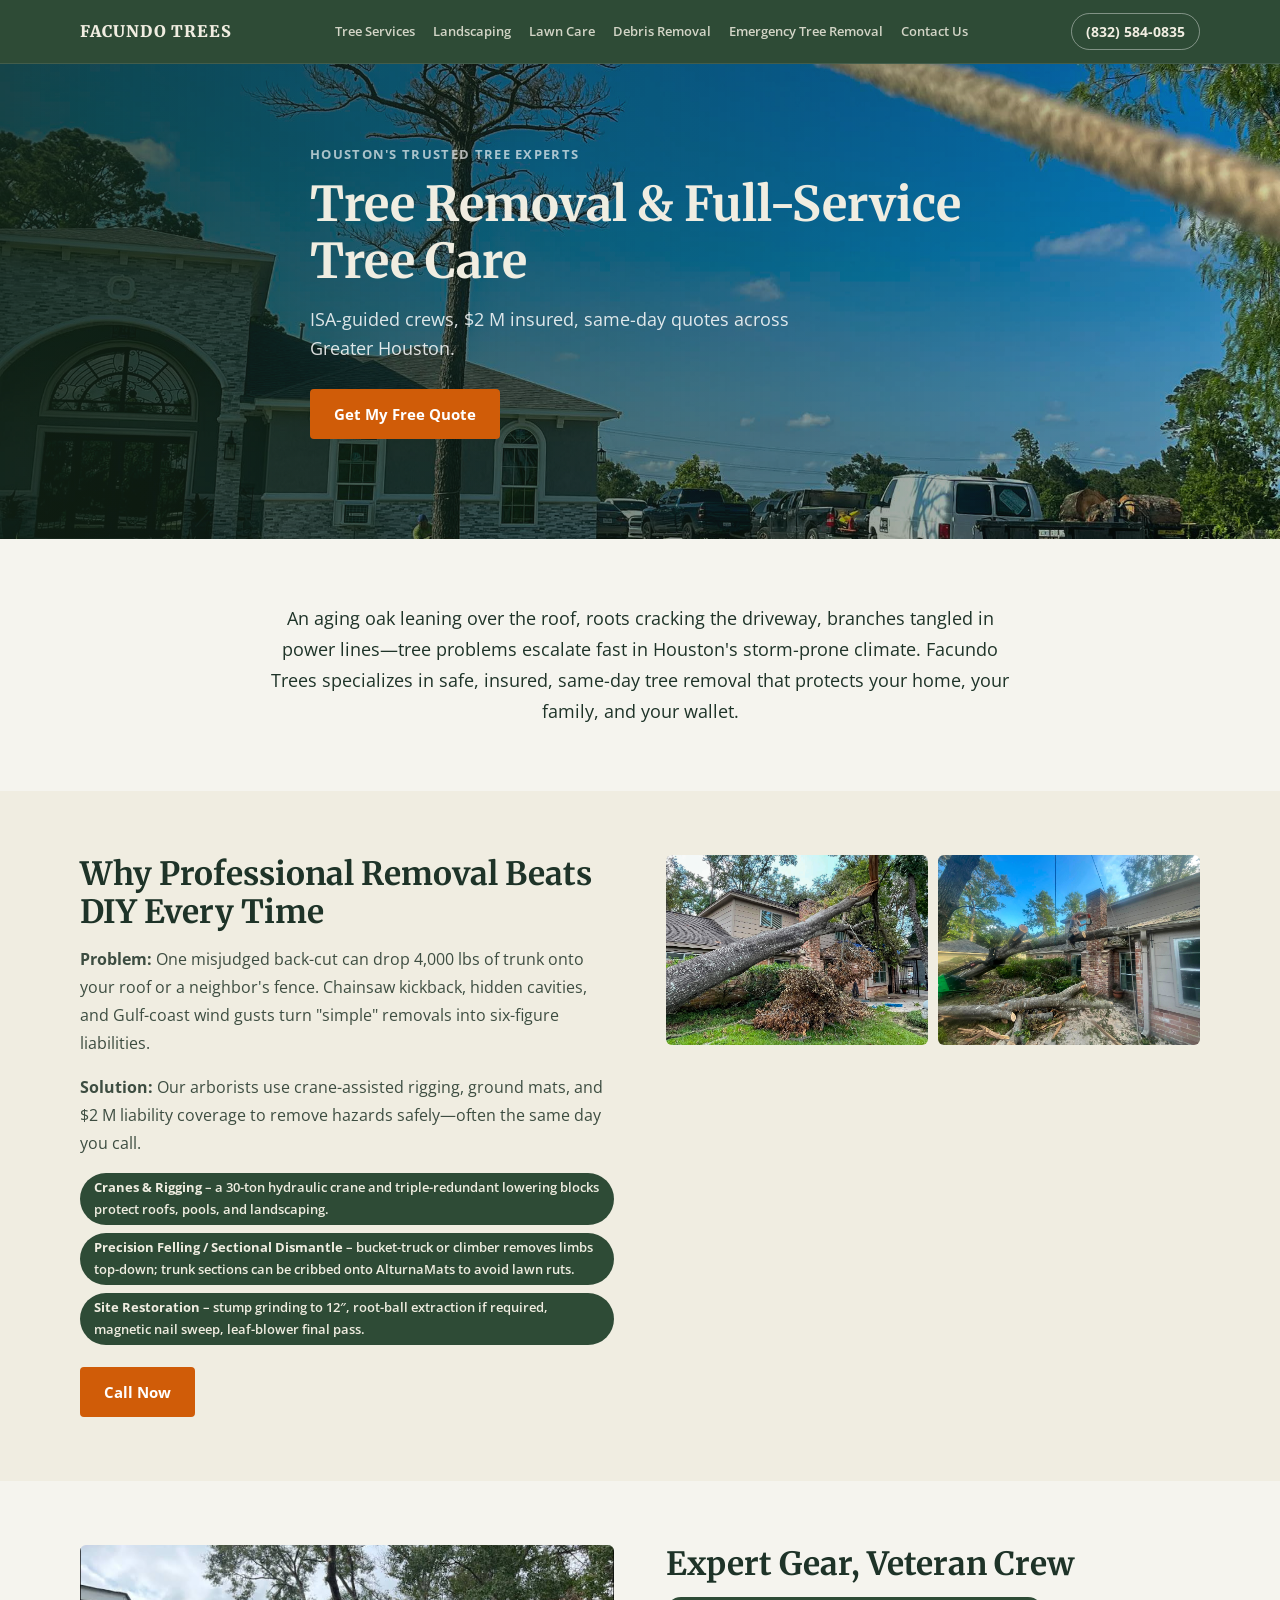
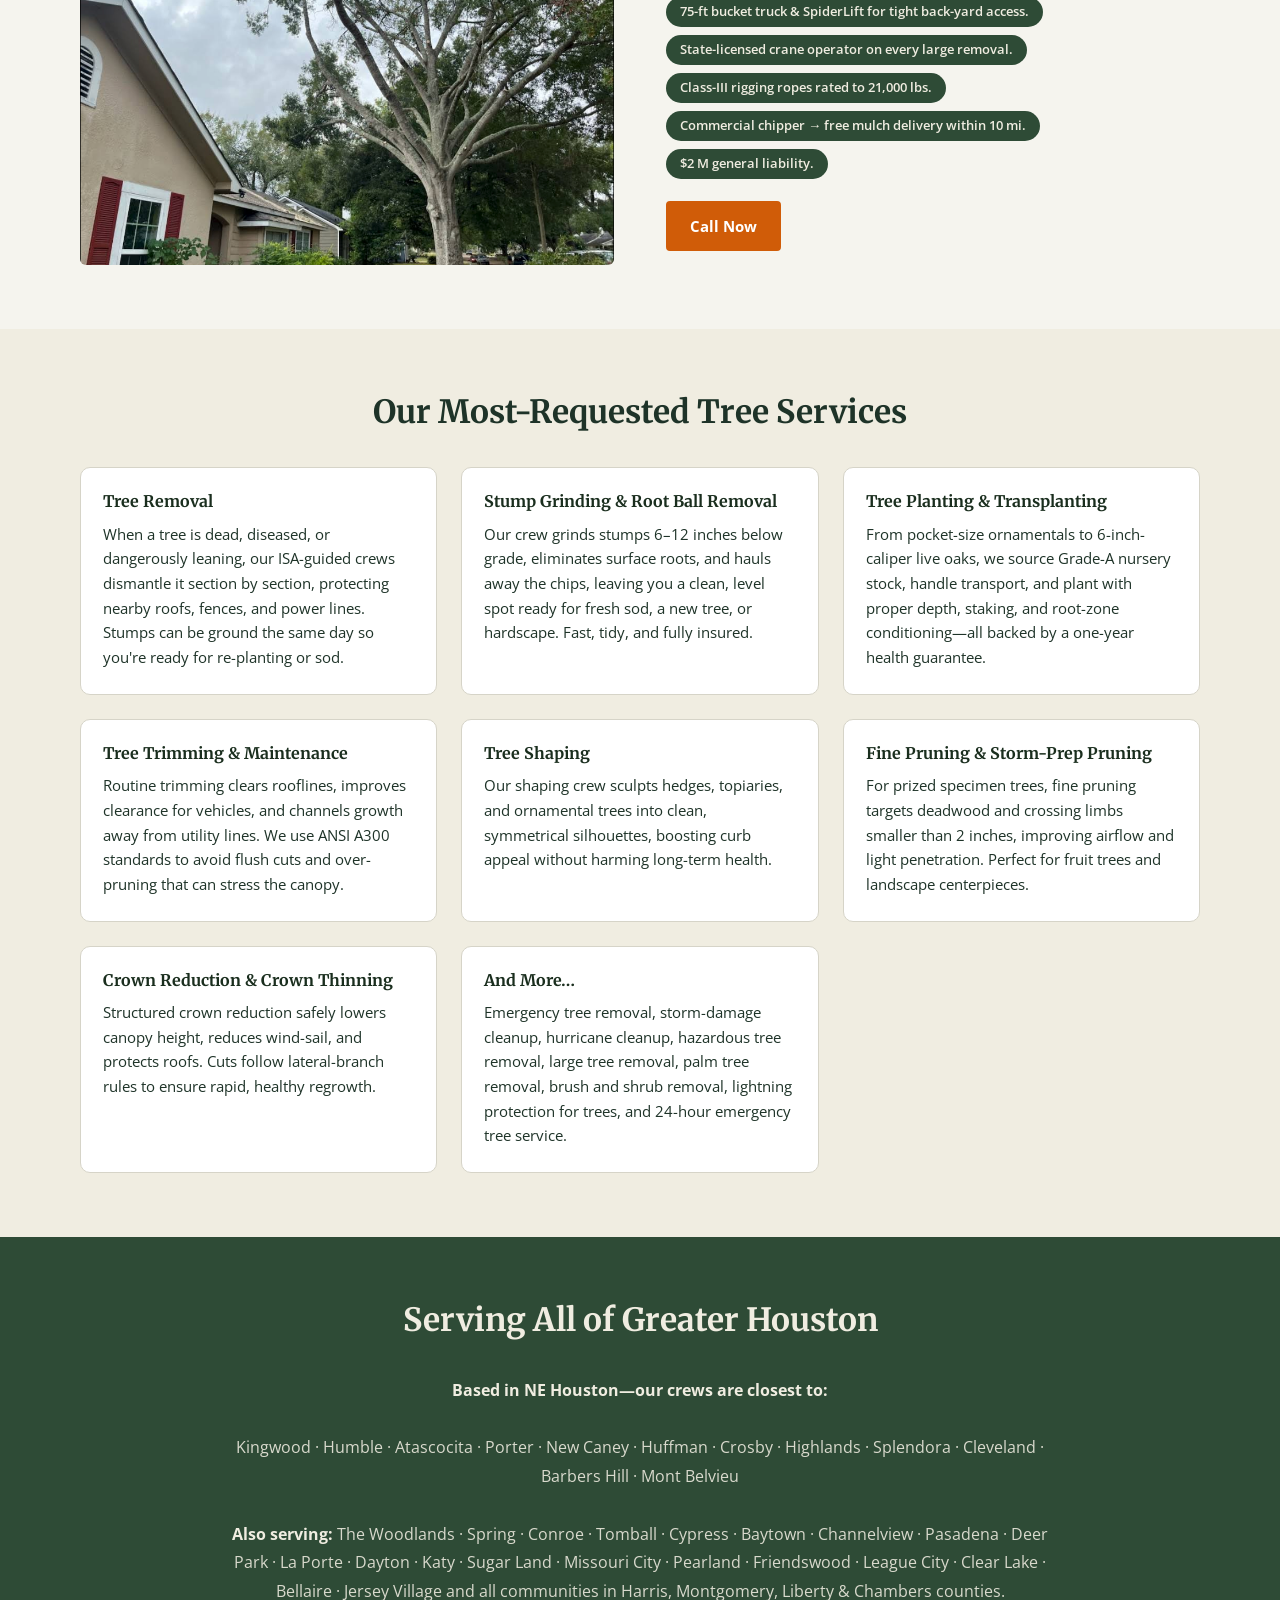
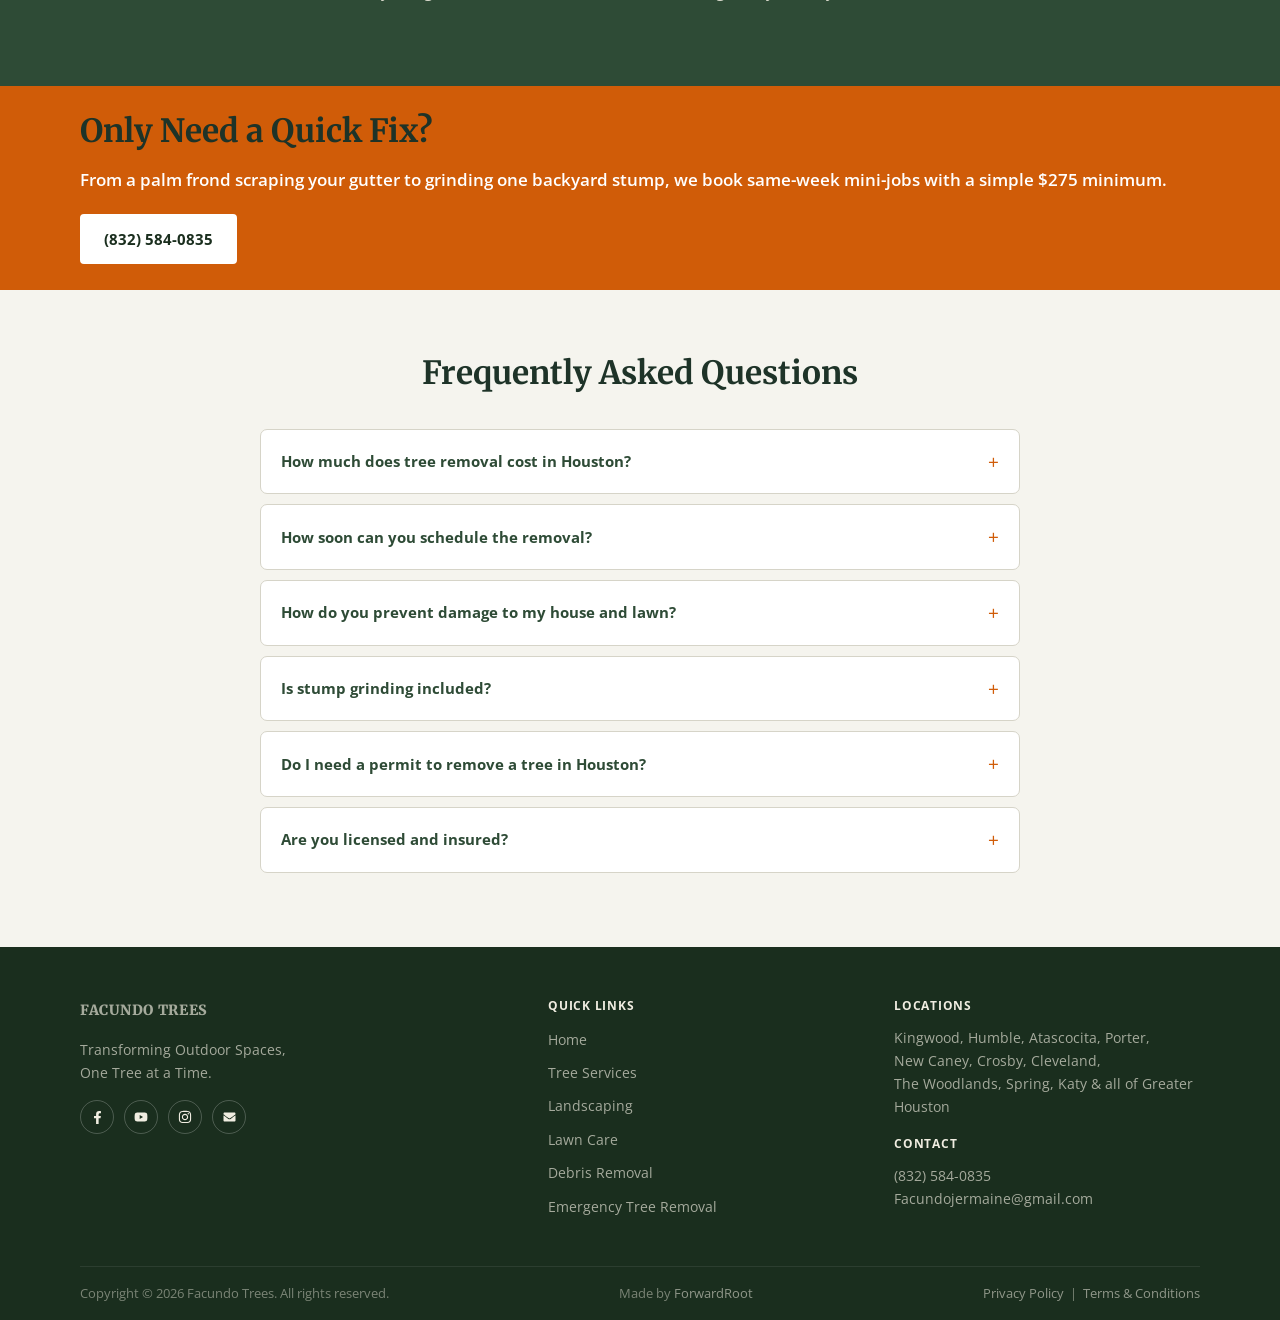
<file: tree-services.html>
<!doctype html>
<html lang="en">
  <head>
    <meta charset="UTF-8" />
    <meta name="viewport" content="width=device-width, initial-scale=1.0" />
    <title>Tree Removal Kingwood, Humble & NE Houston TX | Stump Grinding, Trimming & Full Tree Care – Facundo Trees</title>
    <meta name="description" content="Professional tree removal, stump grinding, trimming & pruning in Kingwood, Humble, Porter, New Caney, Atascocita & all NE Houston TX. ISA-guided crews, $2M insured, same-day estimates. Call (832) 584-0835." />
    <link rel="preconnect" href="https://fonts.googleapis.com" />
    <link rel="preconnect" href="https://fonts.gstatic.com" crossorigin />
    <link href="https://fonts.googleapis.com/css2?family=Merriweather:wght@400;700;900&family=Open+Sans:wght@400;600;700&display=swap" rel="stylesheet" />

    <link rel="stylesheet" href="styles.css" />
    <!-- SEO: canonical + robots -->
    <link rel="canonical" href="https://facundotrees.com/tree-services" />
    <meta name="robots" content="index, follow" />

    <!-- Geo targeting -->
    <meta name="geo.region" content="US-TX" />
    <meta name="geo.placename" content="Houston, TX" />
    <meta name="geo.position" content="29.9902;-95.1774" />
    <ICBM content="29.9902, -95.1774" />

    <!-- Open Graph -->
    <meta property="og:type" content="website" />
    <meta property="og:site_name" content="Facundo Trees" />
    <meta property="og:title" content="Tree Removal Kingwood, Humble & NE Houston TX | Stump Grinding, Trimming & Full Tree Care – Facundo Trees" />
    <meta property="og:description" content="Professional tree removal, stump grinding, trimming & pruning in Kingwood, Humble, Porter, New Caney, Atascocita & all NE Houston TX. ISA-guided crews, $2M insured, same-day estimates. Call (832) 584-0835." />
    <meta property="og:url" content="https://facundotrees.com/tree-services" />
    <meta property="og:image" content="images/685f0ceda8f9d33920e05491.png" />
    <meta property="og:image:width" content="1200" />
    <meta property="og:image:height" content="630" />
    <meta property="og:image:type" content="image/jpeg" />
    <meta property="og:image:alt" content="Facundo Trees – Professional Tree Removal &amp; Cleanup in NE Houston TX" />
    <meta property="og:locale" content="en_US" />

    <!-- Twitter Card -->
    <meta name="twitter:card" content="summary_large_image" />
    <meta name="twitter:title" content="Tree Removal Kingwood, Humble & NE Houston TX | Stump Grinding, Trimming & Full Tree Care – Facundo Trees" />
    <meta name="twitter:description" content="Professional tree removal, stump grinding, trimming & pruning in Kingwood, Humble, Porter, New Caney, Atascocita & all NE Houston TX. ISA-guided crews, $2M insured, same-day estimates. Call (832) 584-0835." />
    <meta name="twitter:image" content="images/685f0ceda8f9d33920e05491.png" />
  </head>
  <body>
    <header class="site-header" id="top">
      <div class="container nav-wrap">
        <a class="brand" href="index.html">FACUNDO TREES</a>
        <button class="hamburger" aria-label="Open menu">
          <span></span><span></span><span></span>
        </button>
        <nav>
          <a href="tree-services.html" aria-current="page">Tree Services</a>
          <a href="landscaping.html">Landscaping</a>
          <a href="lawn-care-service.html">Lawn Care</a>
          <a href="debris-removal-service.html">Debris Removal</a>
          <a href="emergency-tree-removal.html">Emergency Tree Removal</a>
          <a href="index.html#contact">Contact Us</a>
        </nav>
        <a class="phone" href="tel:+18325840835">(832) 584-0835</a>
      </div>
      <nav class="mobile-nav" id="mobile-nav">
        <a href="tree-services.html" aria-current="page">Tree Services</a>
        <a href="landscaping.html">Landscaping</a>
        <a href="lawn-care-service.html">Lawn Care</a>
        <a href="debris-removal-service.html">Debris Removal</a>
        <a href="emergency-tree-removal.html">Emergency Tree Removal</a>
        <a href="index.html#contact">Contact Us</a>
        <a href="tel:+18325840835" class="mobile-phone">(832) 584-0835</a>
      </nav>
    </header>
    <main>

      <!-- HERO -->
      <section class="hero hero--page" style="--page-hero-bg: url('images/68531587f5ca15194756230e.jpeg');">
        <div class="container hero-content">
          <p class="eyebrow">Houston's Trusted Tree Experts</p>
          <h1>Tree Removal &amp; Full-Service Tree Care</h1>
          <p class="hero-sub">ISA-guided crews, $2&nbsp;M insured, same-day quotes across Greater Houston.</p>
          <div class="hero-actions">
            <a class="btn-primary" href="tel:+18325840835">Get My Free Quote</a>
          </div>
        </div>
      </section>

      <!-- INTRO -->
      <section class="section bg-muted">
        <div class="container">
          <p class="section-intro">An aging oak leaning over the roof, roots cracking the driveway, branches tangled in power lines—tree problems escalate fast in Houston's storm-prone climate. Facundo Trees specializes in safe, insured, same-day tree removal that protects your home, your family, and your wallet.</p>
        </div>
      </section>

      <!-- WHY PROFESSIONAL -->
      <section class="section">
        <div class="container detail-grid">
          <div class="detail-text">
            <h2>Why Professional Removal Beats DIY Every Time</h2>
            <p><strong>Problem:</strong> One misjudged back-cut can drop 4,000&nbsp;lbs of trunk onto your roof or a neighbor's fence. Chainsaw kickback, hidden cavities, and Gulf-coast wind gusts turn "simple" removals into six-figure liabilities.</p>
            <p><strong>Solution:</strong> Our arborists use crane-assisted rigging, ground mats, and $2&nbsp;M liability coverage to remove hazards safely—often the same day you call.</p>
            <ul class="service-list">
              <li><strong>Cranes &amp; Rigging</strong> – a 30-ton hydraulic crane and triple-redundant lowering blocks protect roofs, pools, and landscaping.</li>
              <li><strong>Precision Felling / Sectional Dismantle</strong> – bucket-truck or climber removes limbs top-down; trunk sections can be cribbed onto AlturnaMats to avoid lawn ruts.</li>
              <li><strong>Site Restoration</strong> – stump grinding to 12″, root-ball extraction if required, magnetic nail sweep, leaf-blower final pass.</li>
            </ul>
            <a class="btn-primary" href="tel:+18325840835">Call Now</a>
          </div>
          <div class="detail-images">
            <img src="images/6853293c18ed259df1d825ee.jpeg" alt="Tree fallen on house" loading="lazy">
            <img src="images/685329433b09c7bed9a79106.jpeg" alt="Tree successfully safely removed from house" loading="lazy">
          </div>
        </div>
      </section>

      <!-- EXPERT GEAR -->
      <section class="section bg-muted">
        <div class="container detail-grid detail-grid--reverse">
          <div class="detail-images">
            <img src="images/685318b03b09c74e50a77610.png" alt="Tree canopy view" loading="lazy">
          </div>
          <div class="detail-text">
            <h2>Expert Gear, Veteran Crew</h2>
            <ul class="service-list">
              <li>75-ft bucket truck &amp; SpiderLift for tight back-yard access.</li>
              <li>State-licensed crane operator on every large removal.</li>
              <li>Class-III rigging ropes rated to 21,000&nbsp;lbs.</li>
              <li>Commercial chipper → free mulch delivery within 10&nbsp;mi.</li>
              <li>$2&nbsp;M general liability.</li>
            </ul>
            <a class="btn-primary" href="tel:+18325840835">Call Now</a>
          </div>
        </div>
      </section>

      <!-- SERVICES LIST -->
      <section class="section">
        <div class="container">
          <h2 class="section-title">Our Most-Requested Tree Services</h2>
          <div class="services-grid">
            <div class="service-item">
              <h3>Tree Removal</h3>
              <p>When a tree is dead, diseased, or dangerously leaning, our ISA-guided crews dismantle it section by section, protecting nearby roofs, fences, and power lines. Stumps can be ground the same day so you're ready for re-planting or sod.</p>
            </div>
            <div class="service-item" id="stump">
              <h3>Stump Grinding &amp; Root Ball Removal</h3>
              <p>Our crew grinds stumps 6–12 inches below grade, eliminates surface roots, and hauls away the chips, leaving you a clean, level spot ready for fresh sod, a new tree, or hardscape. Fast, tidy, and fully insured.</p>
            </div>
            <div class="service-item">
              <h3>Tree Planting &amp; Transplanting</h3>
              <p>From pocket-size ornamentals to 6-inch-caliper live oaks, we source Grade-A nursery stock, handle transport, and plant with proper depth, staking, and root-zone conditioning—all backed by a one-year health guarantee.</p>
            </div>
            <div class="service-item" id="trimming">
              <h3>Tree Trimming &amp; Maintenance</h3>
              <p>Routine trimming clears rooflines, improves clearance for vehicles, and channels growth away from utility lines. We use ANSI A300 standards to avoid flush cuts and over-pruning that can stress the canopy.</p>
            </div>
            <div class="service-item">
              <h3>Tree Shaping</h3>
              <p>Our shaping crew sculpts hedges, topiaries, and ornamental trees into clean, symmetrical silhouettes, boosting curb appeal without harming long-term health.</p>
            </div>
            <div class="service-item">
              <h3>Fine Pruning &amp; Storm-Prep Pruning</h3>
              <p>For prized specimen trees, fine pruning targets deadwood and crossing limbs smaller than 2 inches, improving airflow and light penetration. Perfect for fruit trees and landscape centerpieces.</p>
            </div>
            <div class="service-item">
              <h3>Crown Reduction &amp; Crown Thinning</h3>
              <p>Structured crown reduction safely lowers canopy height, reduces wind-sail, and protects roofs. Cuts follow lateral-branch rules to ensure rapid, healthy regrowth.</p>
            </div>
            <div class="service-item">
              <h3>And More…</h3>
              <p>Emergency tree removal, storm-damage cleanup, hurricane cleanup, hazardous tree removal, large tree removal, palm tree removal, brush and shrub removal, lightning protection for trees, and 24-hour emergency tree service.</p>
            </div>
          </div>
        </div>
      </section>

      <!-- SERVICE AREA -->
      <section class="section bg-brand">
        <div class="container service-area-text">
          <h2 class="section-title light">Serving All of Greater Houston</h2>
          <p><strong>Based in NE Houston&mdash;our crews are closest to:</strong><br /><br />
          Kingwood &middot; Humble &middot; Atascocita &middot; Porter &middot; New Caney &middot; Huffman &middot; Crosby &middot; Highlands &middot; Splendora &middot; Cleveland &middot; Barbers Hill &middot; Mont Belvieu
          <br /><br />
          <strong>Also serving:</strong> The Woodlands &middot; Spring &middot; Conroe &middot; Tomball &middot; Cypress &middot; Baytown &middot; Channelview &middot; Pasadena &middot; Deer Park &middot; La Porte &middot; Dayton &middot;
          Katy &middot; Sugar Land &middot; Missouri City &middot; Pearland &middot; Friendswood &middot; League City &middot; Clear Lake &middot; Bellaire &middot; Jersey Village
          and all communities in Harris, Montgomery, Liberty &amp; Chambers counties.
          </p>
        </div>
      </section>

      <!-- QUICK FIX -->
      <section class="cta-banner">
        <div class="container cta-banner-inner">
          <div>
            <h2>Only Need a Quick Fix?</h2>
            <p>From a palm frond scraping your gutter to grinding one backyard stump, we book same-week mini-jobs with a simple $275 minimum.</p>
          </div>
          <a class="btn-white" href="tel:+18325840835">(832) 584-0835</a>
        </div>
      </section>

      <!-- FAQ -->
      <section class="section bg-muted">
        <div class="container">
          <h2 class="section-title">Frequently Asked Questions</h2>
          <div class="faq-wrap">
            <details class="faq-item">
              <summary>How much does tree removal cost in Houston?</summary>
              <p>Pricing ranges from $350–$2,100. Key factors are tree height, trunk diameter, proximity to structures, and whether you add stump grinding or crane support. We give itemized, onsite quotes—no hidden fees.</p>
            </details>
            <details class="faq-item">
              <summary>How soon can you schedule the removal?</summary>
              <p>Standard jobs are booked within 24–48 hours. Storm-related hazards or drive-blocking trees are prioritized for same-day service.</p>
            </details>
            <details class="faq-item">
              <summary>How do you prevent damage to my house and lawn?</summary>
              <p>Every limb is lowered on controlled rigging lines; trunk rounds are optionally set onto AlturnaMats or plywood sheets. We finish with a blower pass and magnet sweep so your yard looks tidy when we leave.</p>
            </details>
            <details class="faq-item">
              <summary>Is stump grinding included?</summary>
              <p>Stump grinding is optional and priced separately. We grind below grade, backfill with chips, and leave the area ready for sod or re-planting.</p>
            </details>
            <details class="faq-item">
              <summary>Do I need a permit to remove a tree in Houston?</summary>
              <p>Most residential trees in Houston do not require a city permit, but protected "corridor" or heritage trees can. We'll confirm during the quote—if a permit is needed, we'll handle the paperwork for you at no extra charge.</p>
            </details>
            <details class="faq-item">
              <summary>Are you licensed and insured?</summary>
              <p>Absolutely. Facundo Trees carries a Texas arborist license and $2 million in general liability. Proof of coverage is available on request.</p>
            </details>
          </div>
        </div>
      </section>

    </main>
    <footer class="site-footer" id="contact">
      <div class="container footer-grid">
        <div class="footer-col footer-brand">
          <p class="footer-logo">FACUNDO TREES</p>
          <p>Transforming Outdoor Spaces,<br />One Tree at a Time.</p>
          <div class="social-links">
            <a href="https://www.facebook.com/facundotrees" target="_blank" rel="noopener" aria-label="Facebook"><svg xmlns="http://www.w3.org/2000/svg" viewBox="0 0 320 512" width="13" height="13" fill="currentColor" aria-hidden="true"><path d="M279.14 288l14.22-92.66h-88.91v-60.13c0-25.35 12.42-50.06 52.24-50.06h40.42V6.26S260.43 0 225.36 0c-73.22 0-121.08 44.38-121.08 124.72v70.62H22.89V288h81.39v224h100.17V288z"/></svg></a>
            <a href="https://youtube.com/@RogerFacundo" target="_blank" rel="noopener" aria-label="YouTube"><svg xmlns="http://www.w3.org/2000/svg" viewBox="0 0 576 512" width="16" height="12" fill="currentColor" aria-hidden="true"><path d="M549.655 124.083c-6.281-23.65-24.787-42.276-48.284-48.597C458.781 64 288 64 288 64S117.22 64 74.629 75.486c-23.497 6.322-42.003 24.947-48.284 48.597-11.412 42.867-11.412 132.305-11.412 132.305s0 89.438 11.412 132.305c6.281 23.65 24.787 41.5 48.284 47.821C117.22 448 288 448 288 448s170.78 0 213.371-11.486c23.497-6.321 42.003-24.171 48.284-47.821 11.412-42.867 11.412-132.305 11.412-132.305s0-89.438-11.412-132.305zm-317.51 213.508V175.185l142.739 81.205-142.739 81.201z"/></svg></a>
            <a href="https://instagram.com/facundotreesllc/" target="_blank" rel="noopener" aria-label="Instagram"><svg xmlns="http://www.w3.org/2000/svg" viewBox="0 0 448 512" width="14" height="14" fill="currentColor" aria-hidden="true"><path d="M224.1 141c-63.6 0-114.9 51.3-114.9 114.9s51.3 114.9 114.9 114.9S339 319.5 339 255.9 287.7 141 224.1 141zm0 189.6c-41.1 0-74.7-33.5-74.7-74.7s33.5-74.7 74.7-74.7 74.7 33.5 74.7 74.7-33.6 74.7-74.7 74.7zm146.4-194.3c0 14.9-12 26.8-26.8 26.8-14.9 0-26.8-12-26.8-26.8s12-26.8 26.8-26.8 26.8 12 26.8 26.8zm76.1 27.2c-1.7-35.9-9.9-67.7-36.2-93.9-26.2-26.2-58-34.4-93.9-36.2-37-2.1-147.9-2.1-184.9 0-35.8 1.7-67.6 9.9-93.9 36.1s-34.4 58-36.2 93.9c-2.1 37-2.1 147.9 0 184.9 1.7 35.9 9.9 67.7 36.2 93.9s58 34.4 93.9 36.2c37 2.1 147.9 2.1 184.9 0 35.9-1.7 67.7-9.9 93.9-36.2 26.2-26.2 34.4-58 36.2-93.9 2.1-37 2.1-147.8 0-184.8zM398.8 388c-7.8 19.6-22.9 34.7-42.6 42.6-29.5 11.7-99.5 9-132.1 9s-102.7 2.6-132.1-9c-19.6-7.8-34.7-22.9-42.6-42.6-11.7-29.5-9-99.5-9-132.1s-2.6-102.7 9-132.1c7.8-19.6 22.9-34.7 42.6-42.6 29.5-11.7 99.5-9 132.1-9s102.7-2.6 132.1 9c19.6 7.8 34.7 22.9 42.6 42.6 11.7 29.5 9 99.5 9 132.1s2.7 102.7-9 132.1z"/></svg></a>
            <a href="mailto:Roger@FacundoTrees.com" aria-label="Email"><svg xmlns="http://www.w3.org/2000/svg" viewBox="0 0 512 512" width="15" height="12" fill="currentColor" aria-hidden="true"><path d="M502.3 190.8c3.9-3.1 9.7-.2 9.7 4.7V400c0 26.5-21.5 48-48 48H48c-26.5 0-48-21.5-48-48V195.6c0-5 5.7-7.8 9.7-4.7 22.4 17.4 52.1 39.5 154.1 113.6 21.1 15.4 56.7 47.8 92.2 47.6 35.7.3 72-32.8 92.3-47.6 102-74.1 131.6-96.3 154-113.7zM256 320c23.2.4 56.6-29.2 73.4-41.4 132.7-96.3 142.8-104.7 173.4-128.7 5.8-4.5 9.2-11.5 9.2-18.9v-19c0-26.5-21.5-48-48-48H48C21.5 64 0 85.5 0 112v19c0 7.4 3.4 14.3 9.2 18.9 30.6 23.9 40.7 32.4 173.4 128.7 16.8 12.2 50.2 41.8 73.4 41.4z"/></svg></a>
          </div>
        </div>
        <div class="footer-col">
          <h4>Quick Links</h4>
          <ul>
            <li><a href="index.html">Home</a></li>
            <li><a href="tree-services.html">Tree Services</a></li>
            <li><a href="landscaping.html">Landscaping</a></li>
            <li><a href="lawn-care-service.html">Lawn Care</a></li>
            <li><a href="debris-removal-service.html">Debris Removal</a></li>
            <li><a href="emergency-tree-removal.html">Emergency Tree Removal</a></li>
          </ul>
        </div>
        <div class="footer-col">
          <h4>Locations</h4>
          <p>Kingwood, Humble, Atascocita, Porter,<br />New Caney, Crosby, Cleveland,<br />The Woodlands, Spring, Katy &amp; all of Greater Houston</p>
          <h4 style="margin-top:18px">Contact</h4>
          <p>
            <a href="tel:+18325840835">(832) 584-0835</a><br />
            <a href="mailto:Facundojermaine@gmail.com">Facundojermaine@gmail.com</a>
          </p>
        </div>
      </div>
      <div class="footer-bottom">
        <div class="container footer-bottom-inner">
          <p>Copyright &copy; 2026 Facundo Trees. All rights reserved.</p>
          <p>Made by <a href="https://forwardroot.com" target="_blank" rel="noopener">ForwardRoot</a></p>
          <p><a href="privacy.html">Privacy Policy</a> &nbsp;|&nbsp; <a href="terms.html">Terms &amp; Conditions</a></p>
        </div>
      </div>
    </footer>

  <script type="application/ld+json">
  [  {
    "@context": "https://schema.org",
    "@type": "Service",
    "name": "Tree Removal & Full-Service Tree Care",
    "description": "Professional tree removal, stump grinding, trimming, pruning, and planting in Houston TX. ISA-guided crews, $2M insured, same-day estimates.",
    "url": "https://facundotrees.com/tree-services",
    "image": "images/68531587f5ca15194756230e.jpeg",
    "provider": {"@id": "https://facundotrees.com/#business"},
    "areaServed": {"@type": "State", "name": "Texas"},
    "serviceType": "Tree Removal & Full-Service Tree Care",
    "hoursAvailable": {"@type": "OpeningHoursSpecification", "dayOfWeek": ["Monday","Tuesday","Wednesday","Thursday","Friday","Saturday","Sunday"], "opens": "00:00", "closes": "23:59"}
  },
  {
    "@context": "https://schema.org",
    "@type": "BreadcrumbList",
    "itemListElement": [
    {
      "@type": "ListItem",
      "position": 1,
      "name": "Home",
      "item": "https://facundotrees.com/"
    },
    {
      "@type": "ListItem",
      "position": 2,
      "name": "Tree Services",
      "item": "https://facundotrees.com/tree-services"
    }
  ]
  },
  {
    "@context": "https://schema.org",
    "@type": "FAQPage",
    "mainEntity": [
    {
      "@type": "Question",
      "name": "How much does tree removal cost in Houston?",
      "acceptedAnswer": {"@type": "Answer", "text": "Pricing ranges from $350 to $2,100 depending on tree height, trunk diameter, proximity to structures, and whether you add stump grinding or crane support. We provide itemized on-site quotes with no hidden fees."}
    },
    {
      "@type": "Question",
      "name": "How soon can you schedule the removal?",
      "acceptedAnswer": {"@type": "Answer", "text": "Standard jobs are booked within 24 to 48 hours. Storm-related hazards or drive-blocking trees are prioritized for same-day service."}
    },
    {
      "@type": "Question",
      "name": "How do you prevent damage to my house and lawn?",
      "acceptedAnswer": {"@type": "Answer", "text": "Every limb is lowered on controlled rigging lines. We finish with a blower pass and magnet sweep so your yard is tidy when we leave."}
    },
    {
      "@type": "Question",
      "name": "Is stump grinding included in tree removal?",
      "acceptedAnswer": {"@type": "Answer", "text": "Stump grinding is optional and priced separately. We grind below grade and leave the area ready for sod or re-planting."}
    },
    {
      "@type": "Question",
      "name": "Do I need a permit to remove a tree in Houston?",
      "acceptedAnswer": {"@type": "Answer", "text": "Most residential trees do not require a permit, but protected corridor or heritage trees can. We confirm during the quote and handle any required paperwork at no extra charge."}
    },
    {
      "@type": "Question",
      "name": "Are you licensed and insured?",
      "acceptedAnswer": {"@type": "Answer", "text": "Yes. Facundo Trees carries a Texas arborist license and $2 million in general liability coverage."}
    }
  ]
  }]
  </script>

      <script src="main.js" defer></script>
</body>
</html>
</file>
<file: styles.css>
/* ============================================================
   FACUNDO TREES — styles.css
   ============================================================ */

/* Custom Properties */
:root {
  --bg:           #f0ede1;
  --text:         #1e3328;
  --muted-bg:     #f5f4ee;
  --brand:        #2e4b36;
  --brand-dark:   #1a2e1e;
  --accent:       #d05c08;
  --accent-hover: #b34f06;
  --brown:        #6b4f32;
  --border:       #d6d4c8;
  --light:        #f0ede1;
  --white:        #ffffff;
  --text-muted:   #5a7060;
}

/* Reset */
*, *::before, *::after { box-sizing: border-box; }

body {
  margin: 0;
  font-family: "Open Sans", Arial, sans-serif;
  font-size: 1rem;
  line-height: 1.65;
  color: var(--text);
  background: var(--bg);
}

img {
  display: block;
  max-width: 100%;
  height: auto;
  border-radius: 6px;
}

a { color: inherit; }

h1, h2, h3, h4 {
  font-family: "Merriweather", Georgia, serif;
  line-height: 1.2;
  margin-top: 0;
}

h1 { font-size: clamp(1.9rem, 4.5vw, 3.2rem); margin-bottom: .5rem; }
h2 { font-size: clamp(1.4rem, 2.8vw, 2rem);   margin-bottom: 1rem; }
h3 { font-size: 1.1rem; }
h4 { font-size: .95rem; margin-bottom: .3rem; }

p { margin-top: 0; }
ul { padding-left: 1.25rem; margin: 0; }

.container {
  width: min(1120px, 92%);
  margin: 0 auto;
}

/* Buttons */
.btn-primary, .btn-outline, .btn-white {
  display: inline-block;
  padding: 11px 22px;
  border-radius: 4px;
  font-weight: 700;
  font-family: "Open Sans", sans-serif;
  font-size: .92rem;
  text-decoration: none;
  transition: background .18s, color .18s, border-color .18s;
  white-space: nowrap;
}

.btn-primary {
  background: var(--accent);
  color: #fff;
  border: 2px solid var(--accent);
}
.btn-primary:hover { background: var(--accent-hover); border-color: var(--accent-hover); }

.btn-outline {
  background: transparent;
  color: var(--light);
  border: 2px solid rgba(255,255,255,.7);
}
.btn-outline:hover { background: rgba(255,255,255,.12); }

.btn-white {
  background: #fff;
  color: var(--brand-dark);
  border: 2px solid #fff;
}
.btn-white:hover { background: var(--light); }

/* Section helpers */
.section { padding: 64px 0; }
.section-title { text-align: center; margin-bottom: 36px; }
.section-title.light { color: var(--light); }
.bg-muted { background: var(--muted-bg); }
.bg-brand { background: var(--brand); color: var(--light); }

/* ============================================================
   HEADER
   ============================================================ */
.site-header {
  position: sticky;
  top: 0;
  z-index: 100;
  background: var(--brand);
  border-bottom: 1px solid rgba(255,255,255,.1);
}

.nav-wrap {
  display: flex;
  align-items: center;
  justify-content: space-between;
  gap: 16px;
  padding: 13px 0;
}

.brand {
  font-family: "Merriweather", serif;
  font-size: 1rem;
  font-weight: 900;
  letter-spacing: .05em;
  color: var(--light);
  text-decoration: none;
  white-space: nowrap;
  flex-shrink: 0;
}

nav {
  display: flex;
  gap: 4px;
  align-items: center;
}

nav a {
  color: rgba(240,237,225,.85);
  text-decoration: none;
  font-size: .8rem;
  font-weight: 600;
  padding: 4px 7px;
  border-radius: 3px;
  white-space: nowrap;
  transition: color .15s;
}
nav a:hover { color: var(--light); }

.phone {
  white-space: nowrap;
  color: var(--light);
  font-weight: 700;
  font-size: .88rem;
  text-decoration: none;
  border: 1px solid rgba(255,255,255,.4);
  border-radius: 999px;
  padding: 6px 14px;
  flex-shrink: 0;
  transition: background .15s;
}
.phone:hover { background: rgba(255,255,255,.1); }

/* Hamburger */
.hamburger {
  display: none;
  flex-direction: column;
  gap: 5px;
  background: none;
  border: none;
  cursor: pointer;
  padding: 4px;
  flex-shrink: 0;
}
.hamburger span {
  display: block;
  width: 22px;
  height: 2px;
  background: var(--light);
  border-radius: 2px;
}

/* Mobile nav */
.mobile-nav {
  display: none;
  flex-direction: column;
  background: var(--brand-dark);
}
.mobile-nav.open { display: flex; }
.mobile-nav a {
  color: var(--light);
  text-decoration: none;
  padding: 11px 5%;
  border-bottom: 1px solid rgba(255,255,255,.07);
  font-size: .92rem;
  font-weight: 600;
}
.mobile-nav a:hover { background: rgba(255,255,255,.06); }
.mobile-nav .mobile-phone { color: #f59c5a; }

/* ============================================================
   HERO
   ============================================================ */
.hero {
  padding: 96px 0 112px;
  background:
    linear-gradient(to bottom right, rgba(26,46,30,.82), rgba(26,46,30,.58)),
    url("images/685f0ceda8f9d33920e05491.png")
      center / cover no-repeat;
  color: var(--light);
}

.hero-content { max-width: 660px; }

.eyebrow {
  margin: 0 0 10px;
  font-size: .82rem;
  font-weight: 700;
  letter-spacing: .1em;
  text-transform: uppercase;
  color: rgba(255,255,255,.65);
}

.hero h1 { color: var(--light); margin-bottom: 14px; }

.hero-sub {
  font-size: 1.1rem;
  color: rgba(255,255,255,.85);
  margin-bottom: 26px;
  max-width: 520px;
}

.hero-actions { display: flex; gap: 12px; flex-wrap: wrap; }

/* ============================================================
   SERVICE CARDS
   ============================================================ */
.service-cards {
  display: grid;
  grid-template-columns: repeat(3, 1fr);
  gap: 20px;
}

.service-card {
  display: flex;
  flex-direction: column;
  align-items: center;
  text-align: center;
  text-decoration: none;
  color: var(--text);
  background: var(--white);
  border: 1px solid var(--border);
  border-radius: 8px;
  padding: 28px 20px 22px;
  transition: box-shadow .2s, transform .2s;
}
.service-card:hover {
  box-shadow: 0 4px 18px rgba(0,0,0,.1);
  transform: translateY(-3px);
}
.service-card img {
  width: 64px;
  height: 64px;
  border-radius: 0;
  object-fit: contain;
  margin-bottom: 14px;
}
.service-card h3 { color: var(--brand); margin-bottom: 8px; font-size: 1.05rem; }
.service-card p  { margin: 0 0 auto; font-size: .9rem; color: #555; flex: 1; }
.card-link {
  display: block;
  margin-top: 14px;
  font-size: .85rem;
  font-weight: 700;
  color: var(--accent);
}

/* ============================================================
   HOW IT WORKS
   ============================================================ */
.steps {
  display: grid;
  grid-template-columns: 1fr auto 1fr auto 1fr;
  align-items: center;
  gap: 12px;
}

.step {
  background: var(--white);
  border: 1px solid var(--border);
  border-radius: 8px;
  padding: 28px 18px;
  text-align: center;
}

.step-num {
  width: 44px;
  height: 44px;
  border-radius: 50%;
  background: var(--brand);
  color: var(--light);
  font-weight: 700;
  font-size: 1.1rem;
  display: flex;
  align-items: center;
  justify-content: center;
  margin: 0 auto 12px;
}

.step h3 { margin-bottom: 8px; color: var(--brown); font-size: .97rem; }
.step p  { margin: 0; font-size: .88rem; color: #555; }

.step-arrow {
  font-size: 1.6rem;
  color: var(--brand);
  opacity: .45;
}

/* ============================================================
   CTA BANNER
   ============================================================ */
.cta-banner {
  background: var(--accent);
  padding: 26px 0;
}

.cta-banner-inner {
  display: flex;
  align-items: center;
  justify-content: space-between;
  gap: 20px;
  flex-wrap: wrap;
}

.cta-banner p {
  margin: 0;
  font-size: 1.05rem;
  font-weight: 600;
  color: #fff;
}

/* ============================================================
   GALLERY
   ============================================================ */
.gallery {
  display: grid;
  grid-template-columns: repeat(3, 1fr);
  gap: 12px;
}

.gallery img {
  width: 100%;
  height: 210px;
  object-fit: cover;
  border-radius: 6px;
}

/* ============================================================
   SERVICE DETAIL SECTIONS
   ============================================================ */
.detail-grid {
  display: grid;
  grid-template-columns: 1fr 1fr;
  gap: 52px;
  align-items: start;
}

.detail-grid--reverse .detail-text   { order: 2; }
.detail-grid--reverse .detail-images { order: 1; }

.detail-text h2 { margin-bottom: 14px; }
.detail-text h2 a { color: var(--brand); text-decoration: none; }
.detail-text h2 a:hover { text-decoration: underline; }
.detail-text p { color: #3d4d41; line-height: 1.75; margin-bottom: 16px; }

.service-list {
  list-style: none;
  padding: 0;
  margin: 0 0 22px;
  display: flex;
  flex-wrap: wrap;
  gap: 8px;
}
.service-list li {
  background: var(--brand);
  color: var(--light);
  border-radius: 999px;
  padding: 4px 14px;
  font-size: .83rem;
  font-weight: 600;
}

/* Image pairs in detail sections */
.detail-images {
  display: grid;
  grid-template-columns: 1fr 1fr;
  gap: 10px;
}

.detail-images img {
  width: 100%;
  height: 190px;
  object-fit: cover;
  border-radius: 6px;
}

.detail-images img:only-child {
  grid-column: 1 / -1;
  height: 320px;
}

/* Sub-services */
.sub-services {
  display: flex;
  flex-direction: column;
  gap: 12px;
  margin: 16px 0 22px;
}

.sub-service {
  background: var(--white);
  border-left: 3px solid var(--accent);
  padding: 12px 16px;
  border-radius: 0 5px 5px 0;
}
.sub-service h4 { color: var(--brand); margin-bottom: 4px; }
.sub-service p  { margin: 0; font-size: .88rem; color: #4a5a4e; }

/* ============================================================
   SERVICE AREA
   ============================================================ */
.service-area-text {
  max-width: 820px;
  margin: 0 auto;
  text-align: center;
  font-size: 1rem;
  color: rgba(240,237,225,.88);
  line-height: 1.8;
}
.service-area-text strong { color: var(--light); }

/* ============================================================
   ABOUT
   ============================================================ */
.about-grid {
  display: grid;
  grid-template-columns: 1fr 1fr;
  gap: 56px;
  align-items: start;
}

.about-text h2 { margin-bottom: 16px; }
.about-text p { margin-bottom: 14px; }

.trust-badges { display: flex; flex-direction: column; gap: 14px; }

.badge {
  display: flex;
  align-items: center;
  gap: 14px;
  background: var(--white);
  border: 1px solid var(--border);
  border-radius: 8px;
  padding: 15px 18px;
}

.badge-icon {
  width: 34px;
  height: 34px;
  background: var(--brand);
  color: var(--light);
  border-radius: 50%;
  display: flex;
  align-items: center;
  justify-content: center;
  font-size: .9rem;
  font-weight: 700;
  flex-shrink: 0;
}

.badge strong { display: block; font-size: .93rem; }
.badge p { margin: 2px 0 0; font-size: .82rem; color: #666; }

/* ============================================================
   FAQ
   ============================================================ */
.faq-wrap { max-width: 760px; margin: 0 auto; }

.faq-item {
  background: var(--white);
  border: 1px solid var(--border);
  border-radius: 7px;
  margin-bottom: 10px;
  overflow: hidden;
}

.faq-item summary {
  font-weight: 700;
  font-family: "Open Sans", sans-serif;
  font-size: .95rem;
  padding: 16px 20px;
  cursor: pointer;
  list-style: none;
  display: flex;
  align-items: center;
  justify-content: space-between;
  gap: 12px;
  color: var(--brand);
}
.faq-item summary::after {
  content: "+";
  font-size: 1.2rem;
  color: var(--accent);
  flex-shrink: 0;
  font-weight: 400;
}
.faq-item[open] summary::after { content: "\2212"; }
.faq-item summary::-webkit-details-marker { display: none; }

.faq-item p {
  padding: 12px 20px 16px;
  margin: 0;
  font-size: .92rem;
  color: #3d4d41;
  border-top: 1px solid var(--border);
}

.faq-cta { text-align: center; margin-top: 28px; }

/* ============================================================
   FOOTER
   ============================================================ */
.site-footer {
  background: var(--brand-dark);
  color: rgba(240,237,225,.8);
  padding: 52px 0 0;
}

.footer-grid {
  display: grid;
  grid-template-columns: 1.4fr 1fr 1fr;
  gap: 40px;
  padding-bottom: 40px;
  border-bottom: 1px solid rgba(255,255,255,.08);
}

.footer-logo {
  font-family: "Merriweather", serif;
  font-weight: 900;
  font-size: 1rem;
  color: var(--light);
  letter-spacing: .05em;
  margin: 0 0 8px;
}

.footer-brand p { font-size: .88rem; color: rgba(240,237,225,.6); margin: 0 0 16px; }

.social-links { display: flex; gap: 10px; }
.social-links a {
  width: 34px;
  height: 34px;
  border-radius: 50%;
  border: 1px solid rgba(255,255,255,.22);
  display: flex;
  align-items: center;
  justify-content: center;
  color: var(--light);
  text-decoration: none;
  font-size: .85rem;
  transition: background .15s;
}
.social-links a:hover { background: rgba(255,255,255,.1); }

.footer-col h4 {
  color: var(--light);
  font-size: .78rem;
  letter-spacing: .06em;
  text-transform: uppercase;
  margin-bottom: 12px;
  font-family: "Open Sans", sans-serif;
}

.footer-col ul { list-style: none; padding: 0; margin: 0; }
.footer-col ul li { margin-bottom: 7px; }
.footer-col ul a,
.footer-col p a {
  color: rgba(240,237,225,.65);
  text-decoration: none;
  font-size: .88rem;
  transition: color .15s;
}
.footer-col ul a:hover,
.footer-col p a:hover { color: var(--light); }
.footer-col p { font-size: .88rem; color: rgba(240,237,225,.65); }

.footer-bottom { padding: 16px 0; }

.footer-bottom-inner {
  display: flex;
  justify-content: space-between;
  align-items: center;
  gap: 12px;
  flex-wrap: wrap;
  font-size: .8rem;
  color: rgba(240,237,225,.45);
}
.footer-bottom-inner p { margin: 0; }
.footer-bottom-inner a { color: rgba(240,237,225,.55); text-decoration: none; }
.footer-bottom-inner a:hover { color: var(--light); }

/* ============================================================
   SUB-PAGE HERO
   ============================================================ */
.hero--page {
  background-image: linear-gradient(to right, rgba(18,36,22,.78) 0%, rgba(18,36,22,.45) 60%, rgba(18,36,22,.20) 100%), var(--page-hero-bg, none);
  background-size: cover;
  background-position: center;
  min-height: 360px;
  padding: 80px 0 100px;
}
.hero--page h1 { font-size: clamp(1.9rem, 4.5vw, 3rem); }

/* ============================================================
   SECTION INTRO
   ============================================================ */
.section-intro {
  font-size: 1.1rem;
  line-height: 1.75;
  max-width: 760px;
  margin: 0 auto;
  text-align: center;
  color: var(--text);
}

/* ============================================================
   SERVICES GRID  (sub-page service cards)
   ============================================================ */
.services-grid {
  display: grid;
  grid-template-columns: repeat(auto-fill, minmax(280px, 1fr));
  gap: 24px;
}
.service-item {
  background: var(--white);
  border: 1px solid var(--border);
  border-radius: 10px;
  padding: 24px 22px;
}
.service-item h3 {
  font-family: 'Merriweather', serif;
  font-size: 1rem;
  color: var(--brand-dark);
  margin: 0 0 10px;
}
.service-item p {
  font-size: .92rem;
  line-height: 1.68;
  margin: 0;
  color: var(--text);
}
.bg-muted .service-item { background: var(--white); }

/* ============================================================
   BEFORE / AFTER GRID
   ============================================================ */
.before-after-grid {
  display: grid;
  grid-template-columns: repeat(auto-fill, minmax(260px, 1fr));
  gap: 24px;
}
.before-after-item h3 {
  font-family: 'Merriweather', serif;
  font-size: .95rem;
  color: var(--brand-dark);
  margin: 0 0 10px;
}
.before-after-item img {
  width: 100%;
  height: 220px;
  object-fit: cover;
  border-radius: 8px;
}

/* ============================================================
   RESPONSIVE
   ============================================================ */
@media (max-width: 1000px) {
  nav a { font-size: .76rem; padding: 4px 5px; }
}

@media (max-width: 860px) {
  nav { display: none; }
  .hamburger { display: flex; }

  .detail-grid,
  .detail-grid--reverse { grid-template-columns: 1fr; gap: 28px; }
  .detail-grid--reverse .detail-text   { order: 1; }
  .detail-grid--reverse .detail-images { order: 2; }

  .detail-images { grid-template-columns: 1fr 1fr; }
  .detail-images img { height: 160px; }
  .detail-images img:only-child { height: 260px; grid-column: 1 / -1; }

  .about-grid { grid-template-columns: 1fr; gap: 28px; }

  .steps { grid-template-columns: 1fr; }
  .step-arrow { display: none; }

  .footer-grid { grid-template-columns: 1fr 1fr; }
  .footer-brand { grid-column: 1 / -1; }
}

@media (max-width: 640px) {
  .section { padding: 44px 0; }
  .hero { padding: 64px 0 80px; }
  .hero--page { padding: 56px 0 72px; min-height: 280px; }

  .service-cards { grid-template-columns: 1fr; max-width: 340px; margin: 0 auto; }

  .gallery { grid-template-columns: 1fr 1fr; }
  .gallery img { height: 140px; }

  .detail-images { grid-template-columns: 1fr; }
  .detail-images img,
  .detail-images img:only-child { height: 200px !important; grid-column: unset; }

  .cta-banner-inner { flex-direction: column; text-align: center; }

  .footer-grid { grid-template-columns: 1fr; gap: 24px; }
  .footer-brand { grid-column: unset; }
  .footer-bottom-inner { flex-direction: column; text-align: center; }

  .site-header { position: static; }
}

@media (max-width: 380px) {
  .gallery { grid-template-columns: 1fr; }
  .hero-actions { flex-direction: column; }
  .hero-actions .btn-primary,
  .hero-actions .btn-outline { text-align: center; }
}

/* ============================================================
   INTERACTIVITY
   ============================================================ */

/* ── Header scroll shadow ─────────────────────────────────── */
.site-header {
  transition: box-shadow .25s ease, background .25s ease;
}
.site-header.scrolled {
  box-shadow: 0 2px 18px rgba(20,40,25,.18);
  background: rgba(30,51,40,.97);
}

/* ── Scroll-reveal animations ─────────────────────────────── */
.reveal {
  opacity: 0;
  transform: translateY(22px);
  transition: opacity .55s ease, transform .55s ease;
}
.reveal.visible {
  opacity: 1;
  transform: translateY(0);
}

/* ── Back-to-top button ───────────────────────────────────── */
#back-to-top {
  position: fixed;
  bottom: 28px;
  right: 24px;
  z-index: 900;
  width: 44px;
  height: 44px;
  border-radius: 50%;
  border: none;
  background: var(--brand);
  color: var(--white);
  font-size: 1.5rem;
  line-height: 1;
  cursor: pointer;
  opacity: 0;
  transform: translateY(10px) scale(.85);
  transition: opacity .3s ease, transform .3s ease, background .2s ease;
  pointer-events: none;
  box-shadow: 0 4px 14px rgba(0,0,0,.25);
}
#back-to-top.visible {
  opacity: 1;
  transform: translateY(0) scale(1);
  pointer-events: auto;
}
#back-to-top:hover {
  background: var(--brand-dark);
  transform: translateY(-2px) scale(1.05);
}

/* ── Lightbox ─────────────────────────────────────────────── */
#lightbox {
  display: none;
  position: fixed;
  inset: 0;
  z-index: 2000;
  background: rgba(10,20,12,.92);
  align-items: center;
  justify-content: center;
  flex-direction: column;
  gap: 12px;
  padding: 20px;
}
#lightbox.open {
  display: flex;
  animation: lb-in .2s ease;
}
@keyframes lb-in {
  from { opacity: 0; }
  to   { opacity: 1; }
}
#lightbox #lb-img {
  max-width: min(92vw, 960px);
  max-height: 78vh;
  width: auto;
  height: auto;
  border-radius: 6px;
  object-fit: contain;
  box-shadow: 0 8px 40px rgba(0,0,0,.6);
  cursor: default;
}
#lightbox #lb-caption {
  color: rgba(255,255,255,.7);
  font-size: .88rem;
  text-align: center;
  margin: 0;
  max-width: 600px;
}
#lb-close {
  position: fixed;
  top: 16px;
  right: 20px;
  background: none;
  border: none;
  color: #fff;
  font-size: 2.2rem;
  line-height: 1;
  cursor: pointer;
  opacity: .75;
  transition: opacity .2s;
  padding: 4px 10px;
}
#lb-close:hover { opacity: 1; }
#lb-prev,
#lb-next {
  position: fixed;
  top: 50%;
  transform: translateY(-50%);
  background: rgba(255,255,255,.12);
  border: none;
  color: #fff;
  font-size: 2.4rem;
  line-height: 1;
  width: 48px;
  height: 64px;
  cursor: pointer;
  border-radius: 4px;
  display: flex;
  align-items: center;
  justify-content: center;
  transition: background .2s;
}
#lb-prev { left: 12px; }
#lb-next { right: 12px; }
#lb-prev:hover,
#lb-next:hover { background: rgba(255,255,255,.25); }

/* ── Active nav link ──────────────────────────────────────── */
.site-header nav a.active,
.mobile-nav a.active {
  color: #fff;
  font-weight: 700;
}
.site-header nav a.active::after {
  width: 100%;
}

/* ── FAQ enhanced focus ───────────────────────────────────── */
.faq-item summary:focus-visible {
  outline: 2px solid var(--accent);
  outline-offset: 2px;
  border-radius: 4px;
}
.faq-item[open] summary {
  color: var(--brand-dark);
}
.faq-item[open] > p,
.faq-item[open] > div {
  animation: faq-expand .2s ease;
}
@keyframes faq-expand {
  from { opacity: 0; transform: translateY(-6px); }
  to   { opacity: 1; transform: translateY(0); }
}

/* ── Gallery image hover ──────────────────────────────────── */
.gallery img {
  transition: transform .3s ease, box-shadow .3s ease;
}
.gallery img:hover {
  transform: scale(1.035);
  box-shadow: 0 8px 24px rgba(0,0,0,.22);
  z-index: 1;
  position: relative;
}

/* ── CTA banner pulse ─────────────────────────────────────── */
@media (prefers-reduced-motion: no-preference) {
  .cta-banner .btn-white {
    animation: cta-pulse 3s ease-in-out infinite;
  }
  @keyframes cta-pulse {
    0%, 100% { box-shadow: 0 0 0 0 rgba(255,255,255,.35); }
    50%       { box-shadow: 0 0 0 8px rgba(255,255,255,0); }
  }
}
</file>
